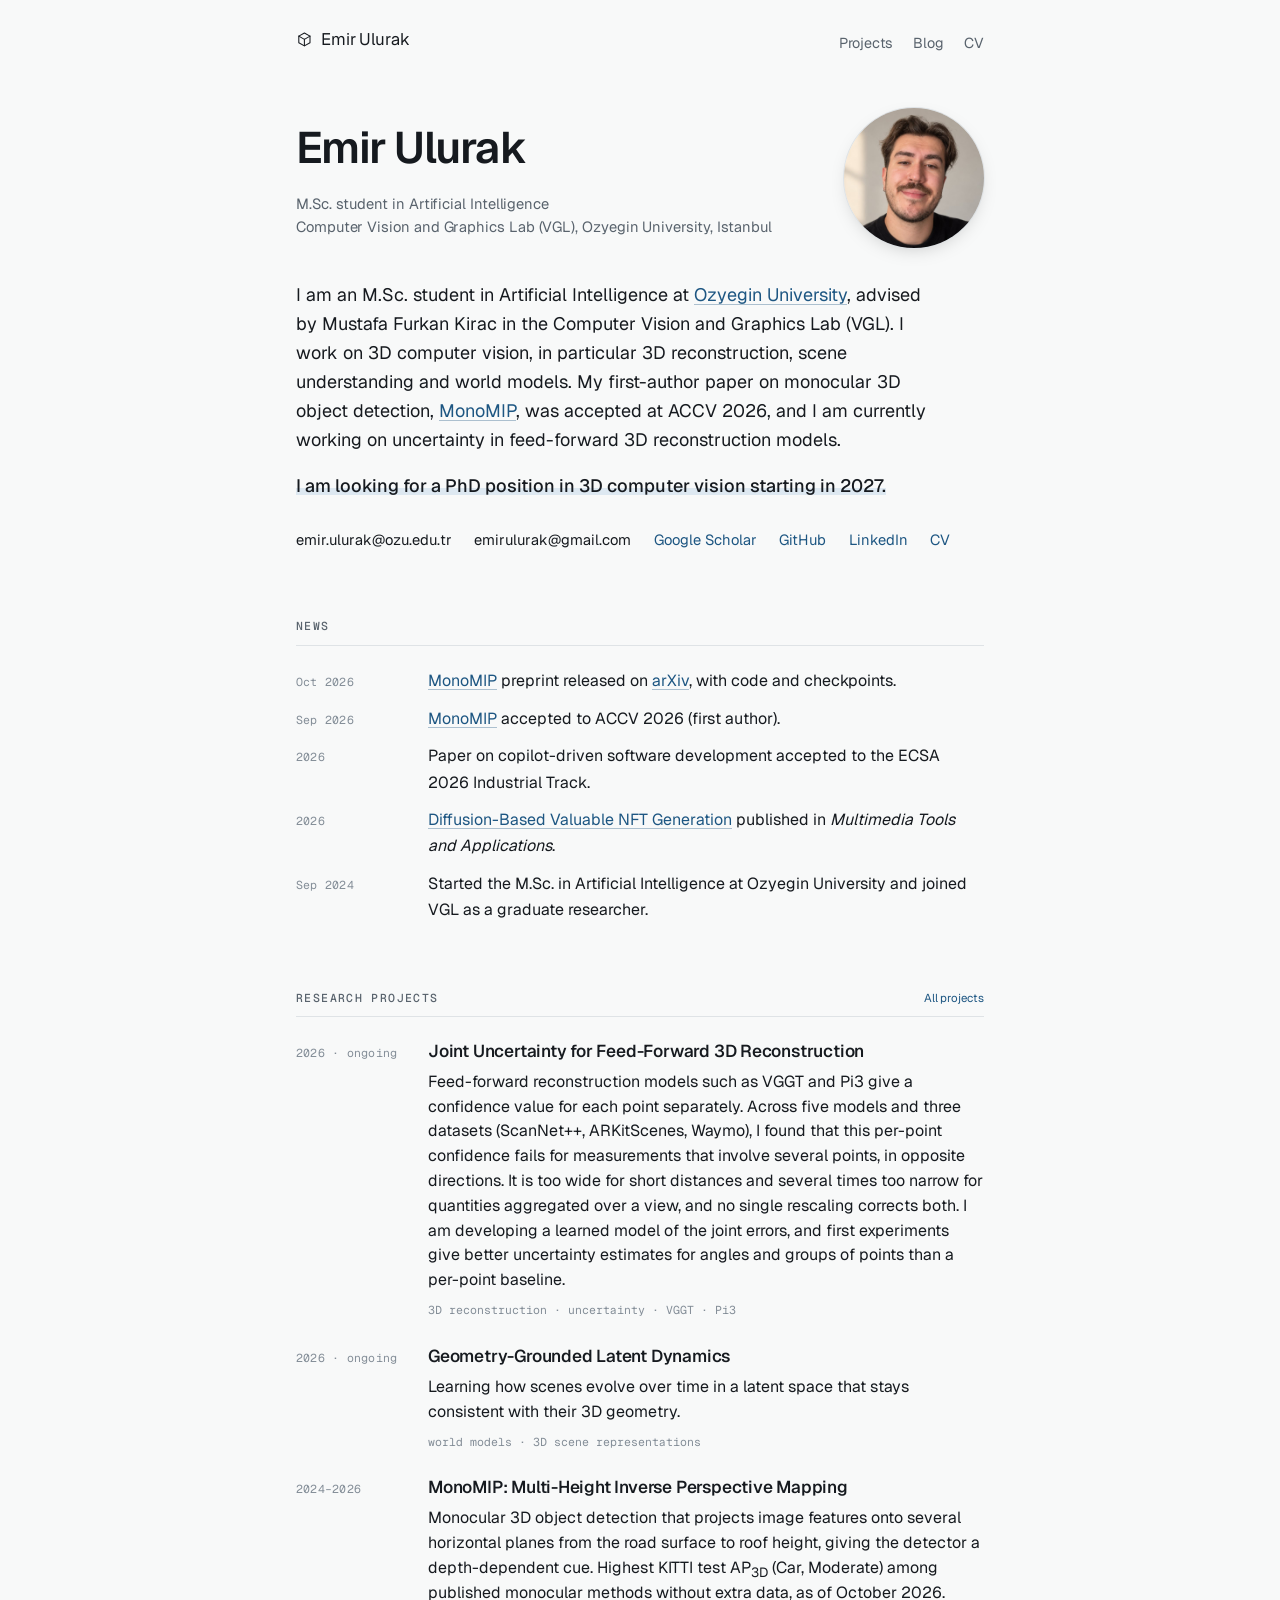
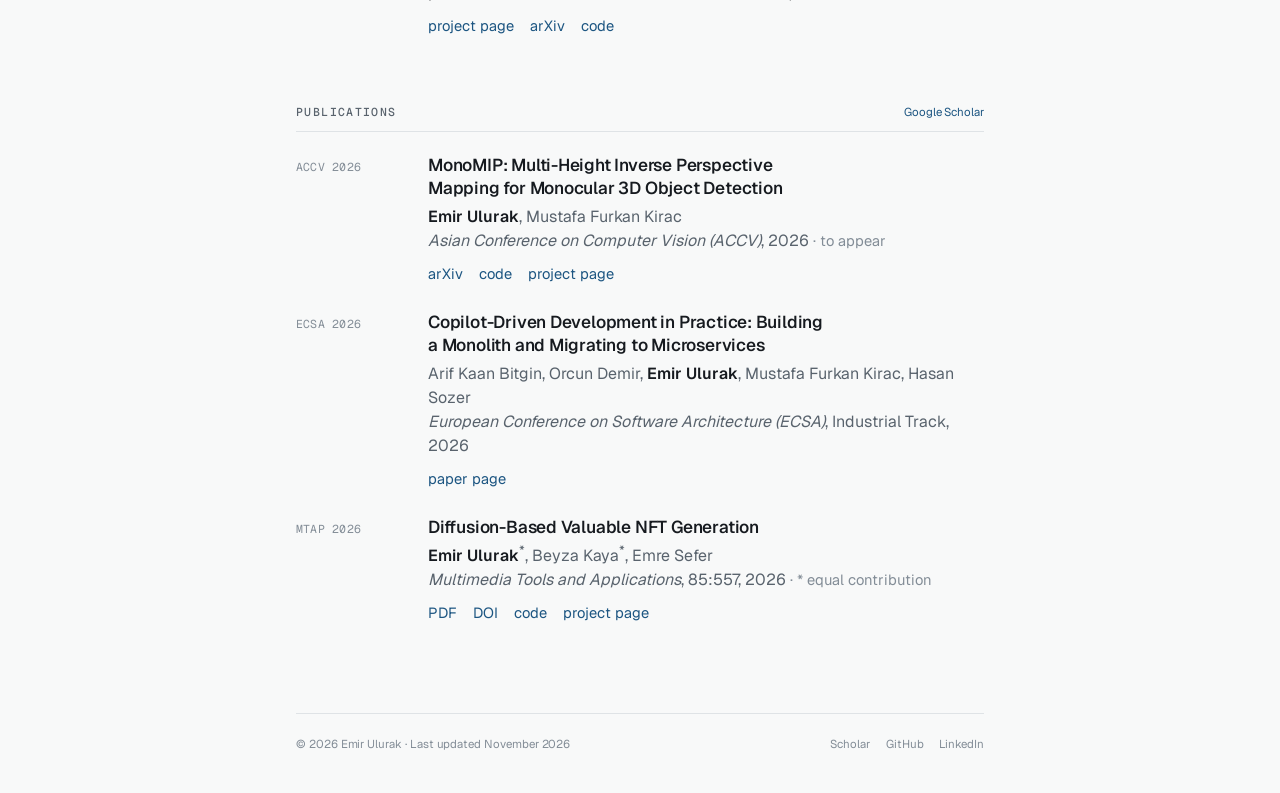
<file: index.html>
<!doctype html>
<html lang="en">
<head>
<meta charset="utf-8">
<title>Emir Ulurak</title>
<meta name="viewport" content="width=device-width, initial-scale=1, viewport-fit=cover">
<meta name="claude:viewport-fit-sides" content="cover">
<meta name="description" content="Emir Ulurak, M.Sc. student in Artificial Intelligence at Ozyegin University, working on 3D computer vision.">
<meta name="author" content="Emir Ulurak">
<meta name="color-scheme" content="light dark">
<link rel="icon" type="image/svg+xml" href="favicon.svg">
<link rel="preconnect" href="https://fonts.googleapis.com">
<link rel="preconnect" href="https://fonts.gstatic.com" crossorigin>
<link rel="stylesheet" href="https://fonts.googleapis.com/css2?family=Geist:wght@300..700&family=Geist+Mono:wght@400;500&display=swap">
<link rel="stylesheet" href="style.css">
<script type="application/ld+json">{"@context":"https://schema.org","@type":"Person","name":"Emir Ulurak","jobTitle":"M.Sc. Student in Artificial Intelligence","affiliation":{"@type":"CollegeOrUniversity","name":"Ozyegin University","url":"https://www.ozyegin.edu.tr"},"sameAs":["https://scholar.google.com/citations?user=AMzj9P8AAAAJ","https://github.com/imemmul","https://www.linkedin.com/in/emir-ulurak-141901272"]}</script>
</head>
<body>
<a class="skip" href="#main">Skip to content</a>
<div class="wrap">
<header class="site-head">
<a class="brand" href="index.html"><svg viewBox="0 0 24 24" aria-hidden="true" fill="none" stroke="currentColor" stroke-width="1.5" stroke-linejoin="round" stroke-linecap="round"><path d="M12 2.8 20 7.3v9.4L12 21.2l-8-4.5V7.3Z"/><path d="M4 7.3 12 12l8-4.7M12 12v9.2"/></svg><span>Emir Ulurak</span></a>
<nav class="site-nav" aria-label="Main"><a href="projects/index.html">Projects</a><a href="blog/index.html">Blog</a><a href="cv/index.html">CV</a></nav>
</header>
<main id="main">


<section class="intro">
<h1 class="name">Emir Ulurak</h1>
<img class="portrait" src="images/profile.jpg" alt="Emir Ulurak" width="320" height="320">
<p class="role">M.Sc. student in Artificial Intelligence<br>Computer Vision and Graphics Lab (VGL), Ozyegin University, Istanbul</p>
</section>

<div class="bio">
<p>I am an M.Sc. student in Artificial Intelligence at <a href="https://www.ozyegin.edu.tr">Ozyegin University</a>, advised by Mustafa Furkan Kirac in the Computer Vision and Graphics Lab (VGL). I work on 3D computer vision, in particular 3D reconstruction, scene understanding and world models. My first-author paper on monocular 3D object detection, <a href="https://arxiv.org/abs/2610.19071">MonoMIP</a>, was accepted at ACCV 2026, and I am currently working on uncertainty in feed-forward 3D reconstruction models.</p>
<p class="seeking"><strong>I am looking for a PhD position in 3D computer vision starting in 2027.</strong></p>
</div>

<ul class="contact" aria-label="Contact and profiles">
<li><a class="email" data-u="emir.ulurak" data-d="ozu.edu.tr" href="#">Email</a></li>
<li><a class="email" data-u="emirulurak" data-d="gmail.com" href="#">Email</a></li>
<li><a href="https://scholar.google.com/citations?user=AMzj9P8AAAAJ" rel="me noopener">Google Scholar</a></li>
<li><a href="https://github.com/imemmul" rel="me noopener">GitHub</a></li>
<li><a href="https://www.linkedin.com/in/emir-ulurak-141901272" rel="me noopener">LinkedIn</a></li>
<li><a href="cv/index.html">CV</a></li>
</ul>

<section class="section" aria-labelledby="news">
<div class="section-head"><h2 class="section-title" id="news">News</h2></div>
<ul class="list tight">
<li class="entry"><time class="label" datetime="2026-10">Oct 2026</time><p><a href="projects/monomip/index.html">MonoMIP</a> preprint released on <a href="https://arxiv.org/abs/2610.19071">arXiv</a>, with code and checkpoints.</p></li>
<li class="entry"><time class="label" datetime="2026-09">Sep 2026</time><p><a href="projects/monomip/index.html">MonoMIP</a> accepted to ACCV 2026 (first author).</p></li>
<li class="entry"><time class="label" datetime="2026">2026</time><p>Paper on copilot-driven software development accepted to the ECSA 2026 Industrial Track.</p></li>
<li class="entry"><time class="label" datetime="2026">2026</time><p><a href="projects/diffusion-nft/index.html">Diffusion-Based Valuable NFT Generation</a> published in <em>Multimedia Tools and Applications</em>.</p></li>
<li class="entry"><time class="label" datetime="2024-09">Sep 2024</time><p>Started the M.Sc. in Artificial Intelligence at Ozyegin University and joined VGL as a graduate researcher.</p></li>
</ul>
</section>

<section class="section" aria-labelledby="research">
<div class="section-head"><h2 class="section-title" id="research">Research projects</h2><a href="projects/index.html">All projects</a></div>
<ul class="list">
<li class="entry">
<span class="label">2026 &middot; ongoing</span>
<div>
<h3 class="pub-title">Joint Uncertainty for Feed-Forward 3D Reconstruction</h3>
<p class="summary">Feed-forward reconstruction models such as VGGT and Pi3 give a confidence value for each point separately. Across five models and three datasets (ScanNet++, ARKitScenes, Waymo), I found that this per-point confidence fails for measurements that involve several points, in opposite directions. It is too wide for short distances and several times too narrow for quantities aggregated over a view, and no single rescaling corrects both. I am developing a learned model of the joint errors, and first experiments give better uncertainty estimates for angles and groups of points than a per-point baseline.</p>
<p class="tags">3D reconstruction &middot; uncertainty &middot; VGGT &middot; Pi3</p>
</div>
</li>
<li class="entry">
<span class="label">2026 &middot; ongoing</span>
<div>
<h3 class="pub-title">Geometry-Grounded Latent Dynamics</h3>
<p class="summary">Learning how scenes evolve over time in a latent space that stays consistent with their 3D geometry.</p>
<p class="tags">world models &middot; 3D scene representations</p>
</div>
</li>
<li class="entry">
<span class="label">2024&ndash;2026</span>
<div>
<h3 class="pub-title"><a href="projects/monomip/index.html">MonoMIP: Multi-Height Inverse Perspective Mapping</a></h3>
<p class="summary">Monocular 3D object detection that projects image features onto several horizontal planes from the road surface to roof height, giving the detector a depth-dependent cue. Highest KITTI test AP<sub>3D</sub> (Car, Moderate) among published monocular methods without extra data, as of October 2026.</p>
<div class="links"><a href="projects/monomip/index.html">project page</a><a href="https://arxiv.org/abs/2610.19071">arXiv</a><a href="https://github.com/imemmul/MonoMIP">code</a></div>
</div>
</li>
</ul>
</section>

<section class="section" aria-labelledby="publications">
<div class="section-head"><h2 class="section-title" id="publications">Publications</h2><a href="https://scholar.google.com/citations?user=AMzj9P8AAAAJ">Google Scholar</a></div>
<ul class="list">
<li class="entry">
<span class="label">ACCV 2026</span>
<div>
<h3 class="pub-title"><a href="https://arxiv.org/abs/2610.19071">MonoMIP: Multi-Height Inverse Perspective Mapping for Monocular 3D Object Detection</a></h3>
<p class="authors"><span class="me">Emir Ulurak</span>, Mustafa Furkan Kirac</p>
<p class="venue"><em>Asian Conference on Computer Vision (ACCV)</em>, 2026 <span class="note">&middot; to appear</span></p>
<div class="links"><a href="https://arxiv.org/abs/2610.19071">arXiv</a><a href="https://github.com/imemmul/MonoMIP">code</a><a href="projects/monomip/index.html">project page</a></div>
</div>
</li>
<li class="entry">
<span class="label">ECSA 2026</span>
<div>
<h3 class="pub-title"><a href="https://conf.researchr.org/details/ecsa-2026/ecsa-2026-industrial-track/31/Copilot-Driven-Development-in-Practice-Building-a-Monolith-and-Migrating-to-Microser">Copilot-Driven Development in Practice: Building a Monolith and Migrating to Microservices</a></h3>
<p class="authors">Arif Kaan Bitgin, Orcun Demir, <span class="me">Emir Ulurak</span>, Mustafa Furkan Kirac, Hasan Sozer</p>
<p class="venue"><em>European Conference on Software Architecture (ECSA)</em>, Industrial Track, 2026</p>
<div class="links"><a href="https://conf.researchr.org/details/ecsa-2026/ecsa-2026-industrial-track/31/Copilot-Driven-Development-in-Practice-Building-a-Monolith-and-Migrating-to-Microser">paper page</a></div>
</div>
</li>
<li class="entry">
<span class="label">MTAP 2026</span>
<div>
<h3 class="pub-title"><a href="https://link.springer.com/content/pdf/10.1007/s11042-026-21724-6.pdf">Diffusion-Based Valuable NFT Generation</a></h3>
<p class="authors"><span class="me">Emir Ulurak</span><sup>*</sup>, Beyza Kaya<sup>*</sup>, Emre Sefer</p>
<p class="venue"><em>Multimedia Tools and Applications</em>, 85:557, 2026 <span class="note">&middot; * equal contribution</span></p>
<div class="links"><a href="https://link.springer.com/content/pdf/10.1007/s11042-026-21724-6.pdf">PDF</a><a href="https://doi.org/10.1007/s11042-026-21724-6">DOI</a><a href="https://github.com/seferlab/diffnftgen">code</a><a href="projects/diffusion-nft/index.html">project page</a></div>
</div>
</li>
</ul>
</section>
</main>
<footer class="site-foot">
<span>&copy; 2026 Emir Ulurak &middot; Last updated November 2026</span>
<nav aria-label="Elsewhere"><a href="https://scholar.google.com/citations?user=AMzj9P8AAAAJ" rel="me noopener">Scholar</a><a href="https://github.com/imemmul" rel="me noopener">GitHub</a><a href="https://www.linkedin.com/in/emir-ulurak-141901272" rel="me noopener">LinkedIn</a></nav>
</footer>
</div>
<script>
for (const a of document.querySelectorAll('a.email')) {
  const t = a.dataset.u + '@' + a.dataset.d;
  a.href = 'mailto:' + t; a.textContent = t;
}
</script>
</body>
</html>
</file>
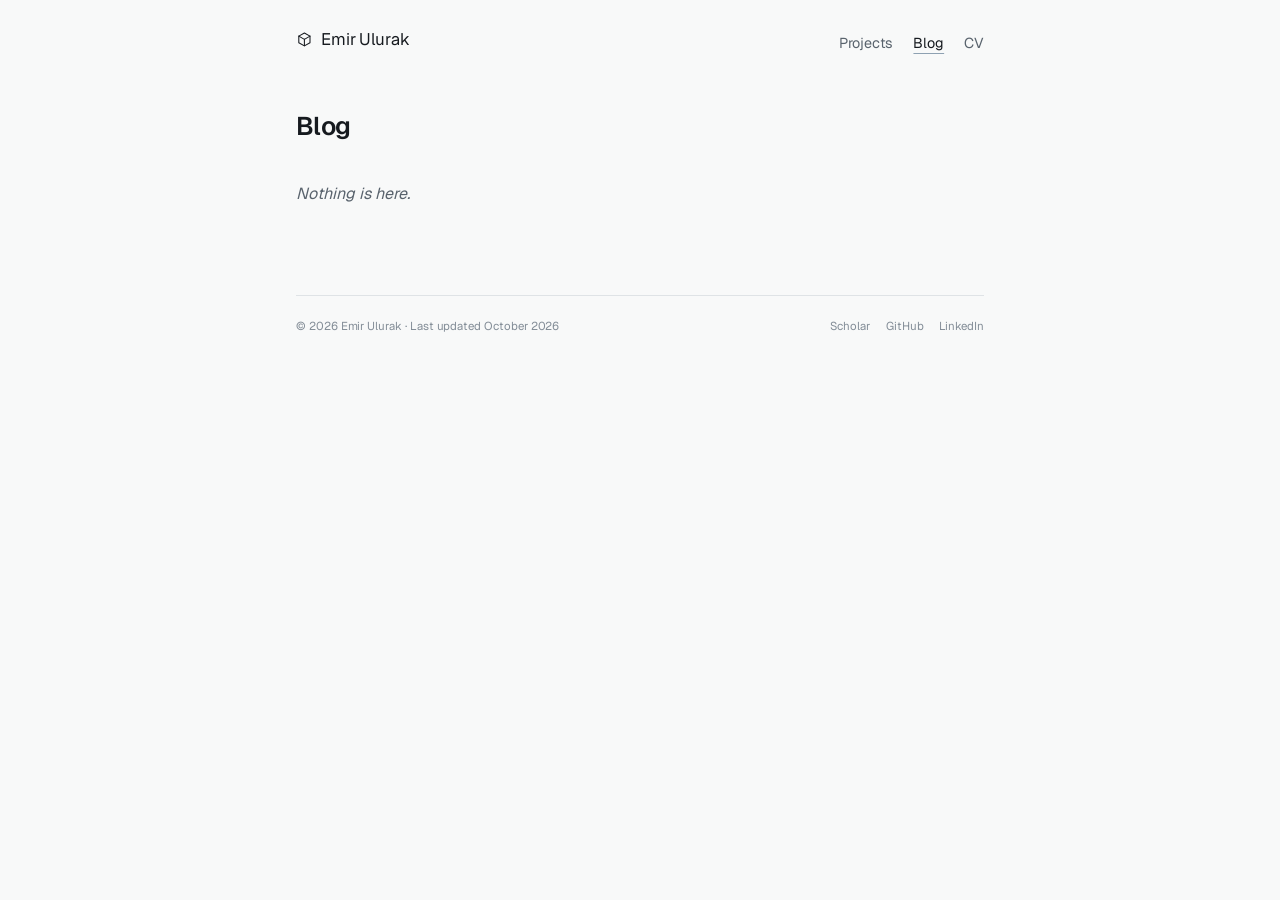
<file: blog/index.html>
<!doctype html>
<html lang="en">
<head>
<meta charset="utf-8">
<title>Blog · Emir Ulurak</title>
<meta name="viewport" content="width=device-width, initial-scale=1, viewport-fit=cover">
<meta name="claude:viewport-fit-sides" content="cover">
<meta name="description" content="Notes on 3D vision and research by Emir Ulurak.">
<meta name="author" content="Emir Ulurak">
<meta name="color-scheme" content="light dark">
<link rel="icon" type="image/svg+xml" href="../favicon.svg">
<link rel="preconnect" href="https://fonts.googleapis.com">
<link rel="preconnect" href="https://fonts.gstatic.com" crossorigin>
<link rel="stylesheet" href="https://fonts.googleapis.com/css2?family=Geist:wght@300..700&family=Geist+Mono:wght@400;500&display=swap">
<link rel="stylesheet" href="../style.css">
</head>
<body>
<a class="skip" href="#main">Skip to content</a>
<div class="wrap">
<header class="site-head">
<a class="brand" href="../index.html"><svg viewBox="0 0 24 24" aria-hidden="true" fill="none" stroke="currentColor" stroke-width="1.5" stroke-linejoin="round" stroke-linecap="round"><path d="M12 2.8 20 7.3v9.4L12 21.2l-8-4.5V7.3Z"/><path d="M4 7.3 12 12l8-4.7M12 12v9.2"/></svg><span>Emir Ulurak</span></a>
<nav class="site-nav" aria-label="Main"><a href="../projects/index.html">Projects</a><a href="../blog/index.html" aria-current="page">Blog</a><a href="../cv/index.html">CV</a></nav>
</header>
<main id="main">

<div class="blog">
<header class="page-head">
<h1 class="page-title">Blog</h1>
</header>
<p class="empty">Nothing is here.</p>
<ul class="list tight posts">
<!-- Add one entry per post, newest first. See blog/README.txt.
<li class="entry"><time class="label" datetime="2026-11-15">15 Nov 2026</time><p><a href="my-post.html">Post title</a></p></li>
-->
</ul>
</div>
</main>
<footer class="site-foot">
<span>&copy; 2026 Emir Ulurak &middot; Last updated October 2026</span>
<nav aria-label="Elsewhere"><a href="https://scholar.google.com/citations?user=AMzj9P8AAAAJ" rel="me noopener">Scholar</a><a href="https://github.com/imemmul" rel="me noopener">GitHub</a><a href="https://www.linkedin.com/in/emir-ulurak-141901272" rel="me noopener">LinkedIn</a></nav>
</footer>
</div>
</body>
</html>
</file>
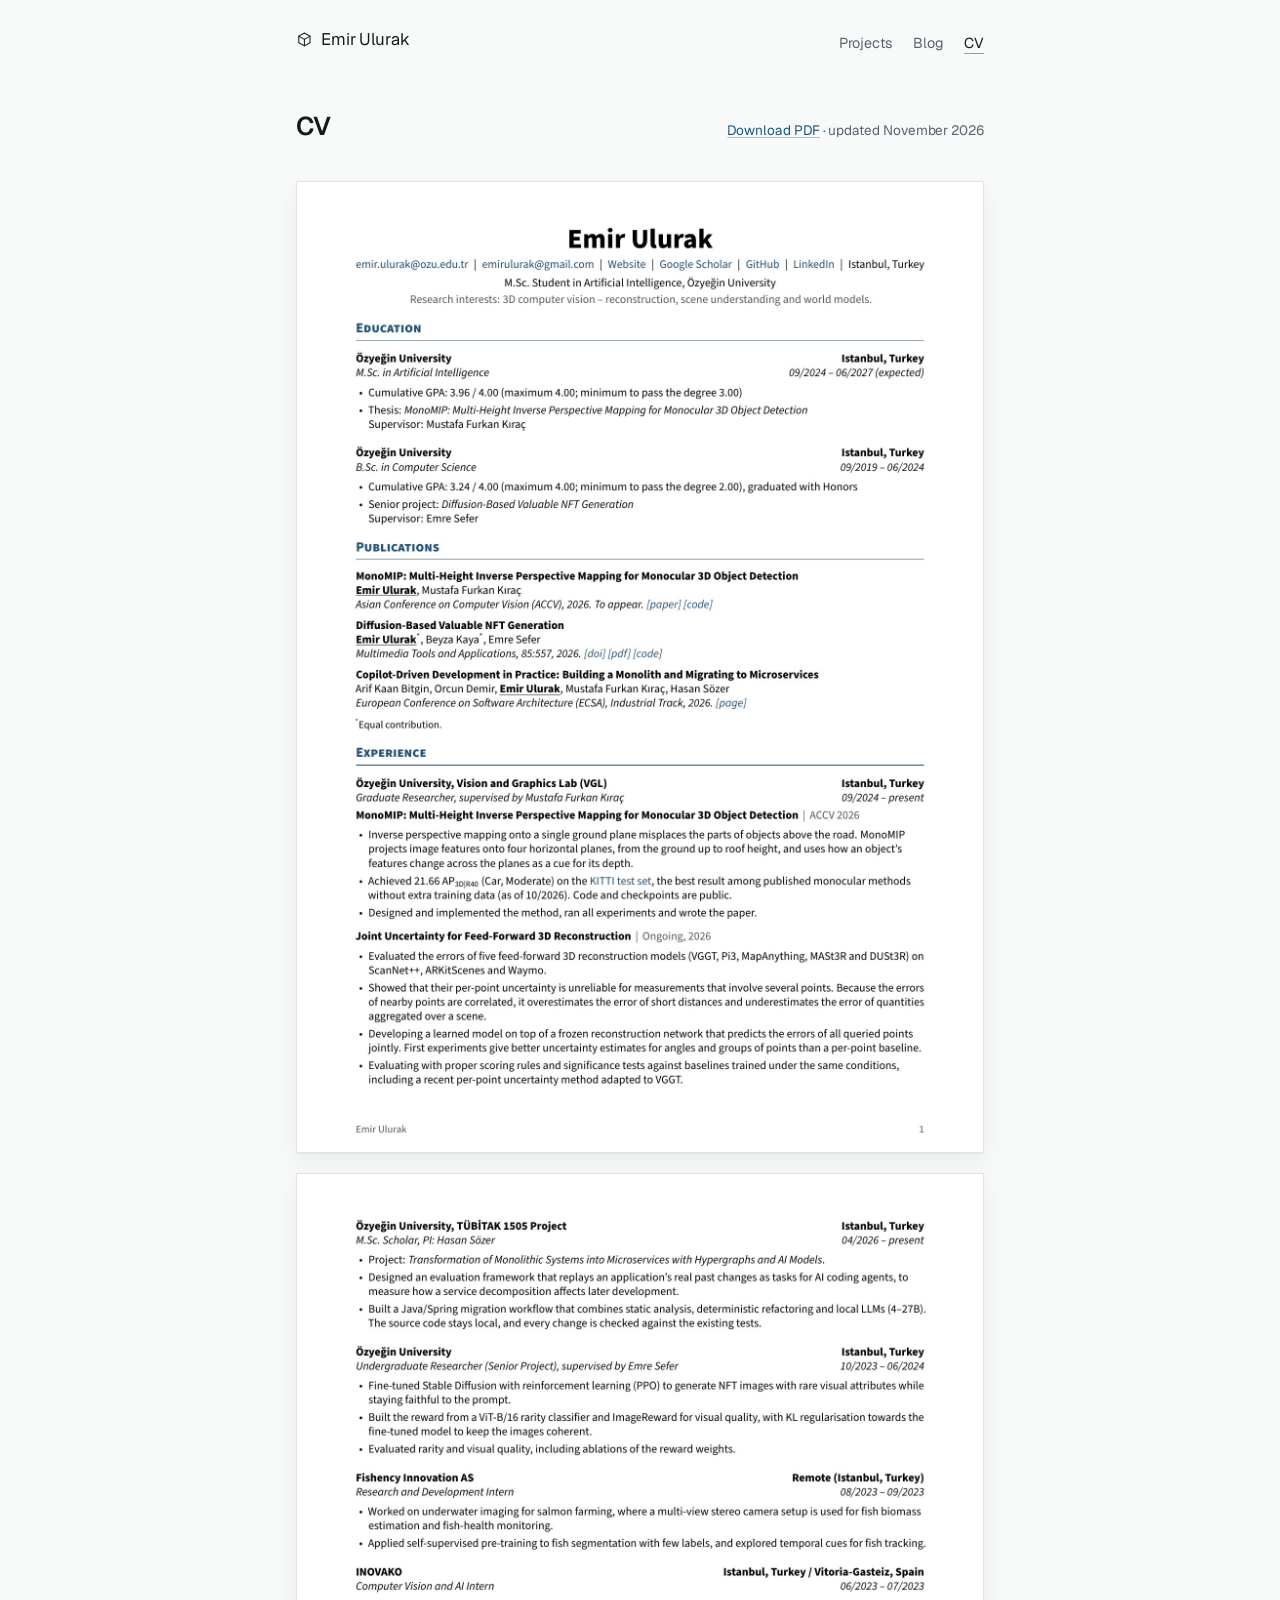
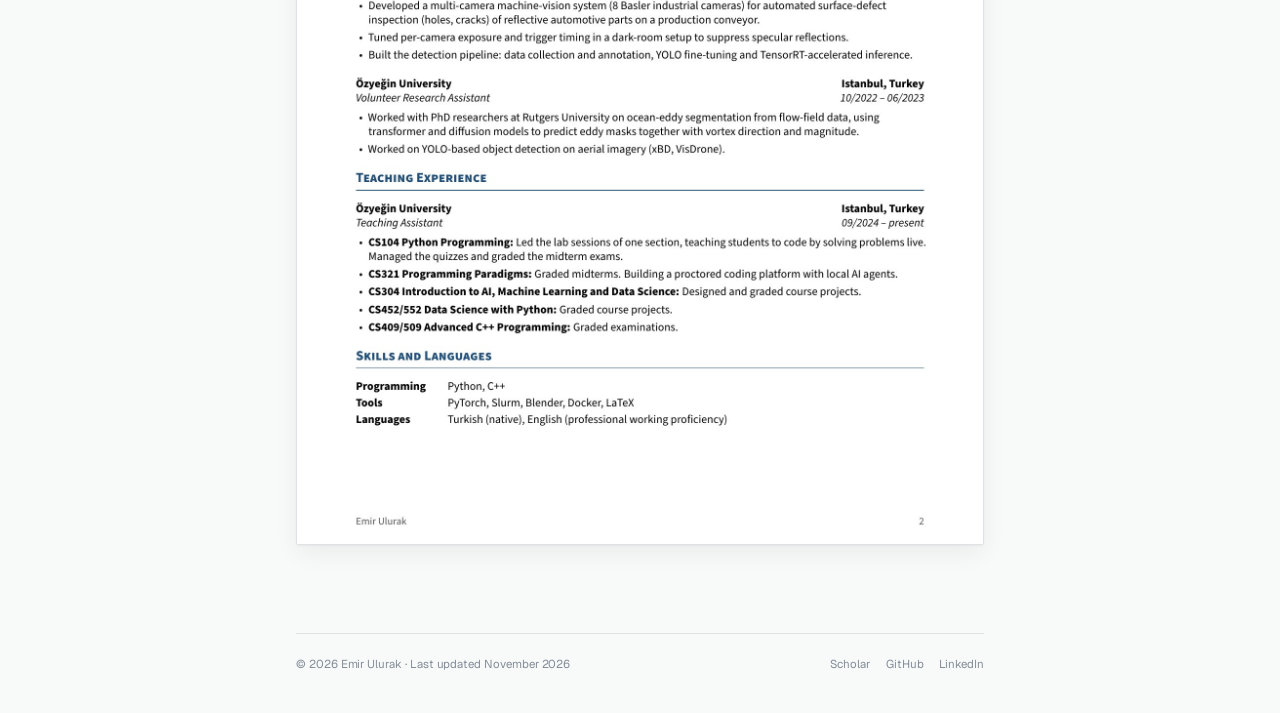
<file: cv/index.html>
<!doctype html>
<html lang="en">
<head>
<meta charset="utf-8">
<title>CV · Emir Ulurak</title>
<meta name="viewport" content="width=device-width, initial-scale=1, viewport-fit=cover">
<meta name="claude:viewport-fit-sides" content="cover">
<meta name="description" content="Curriculum vitae of Emir Ulurak.">
<meta name="author" content="Emir Ulurak">
<meta name="color-scheme" content="light dark">
<link rel="icon" type="image/svg+xml" href="../favicon.svg">
<link rel="preconnect" href="https://fonts.googleapis.com">
<link rel="preconnect" href="https://fonts.gstatic.com" crossorigin>
<link rel="stylesheet" href="https://fonts.googleapis.com/css2?family=Geist:wght@300..700&family=Geist+Mono:wght@400;500&display=swap">
<link rel="stylesheet" href="../style.css">
</head>
<body>
<a class="skip" href="#main">Skip to content</a>
<div class="wrap">
<header class="site-head">
<a class="brand" href="../index.html"><svg viewBox="0 0 24 24" aria-hidden="true" fill="none" stroke="currentColor" stroke-width="1.5" stroke-linejoin="round" stroke-linecap="round"><path d="M12 2.8 20 7.3v9.4L12 21.2l-8-4.5V7.3Z"/><path d="M4 7.3 12 12l8-4.7M12 12v9.2"/></svg><span>Emir Ulurak</span></a>
<nav class="site-nav" aria-label="Main"><a href="../projects/index.html">Projects</a><a href="../blog/index.html">Blog</a><a href="../cv/index.html" aria-current="page">CV</a></nav>
</header>
<main id="main">

<div class="cv">
<header class="page-head cv-head">
<h1 class="page-title">CV</h1>
<p class="cv-dl"><a href="Emir_Ulurak_CV.pdf?v=20261123" download="Emir_Ulurak_CV.pdf">Download PDF</a> <span>&middot; updated November 2026</span></p>
</header>
<figure class="cv-pages">
<img src="cv-page-1.jpg?v=20261123" alt="Emir Ulurak CV, page 1 of 2" width="1406" height="1988" loading="eager">
<img src="cv-page-2.jpg?v=20261123" alt="Emir Ulurak CV, page 2 of 2" width="1406" height="1988" loading="lazy">
</figure>
</div>
</main>
<footer class="site-foot">
<span>&copy; 2026 Emir Ulurak &middot; Last updated November 2026</span>
<nav aria-label="Elsewhere"><a href="https://scholar.google.com/citations?user=AMzj9P8AAAAJ" rel="me noopener">Scholar</a><a href="https://github.com/imemmul" rel="me noopener">GitHub</a><a href="https://www.linkedin.com/in/emir-ulurak-141901272" rel="me noopener">LinkedIn</a></nav>
</footer>
</div>
</body>
</html>
</file>
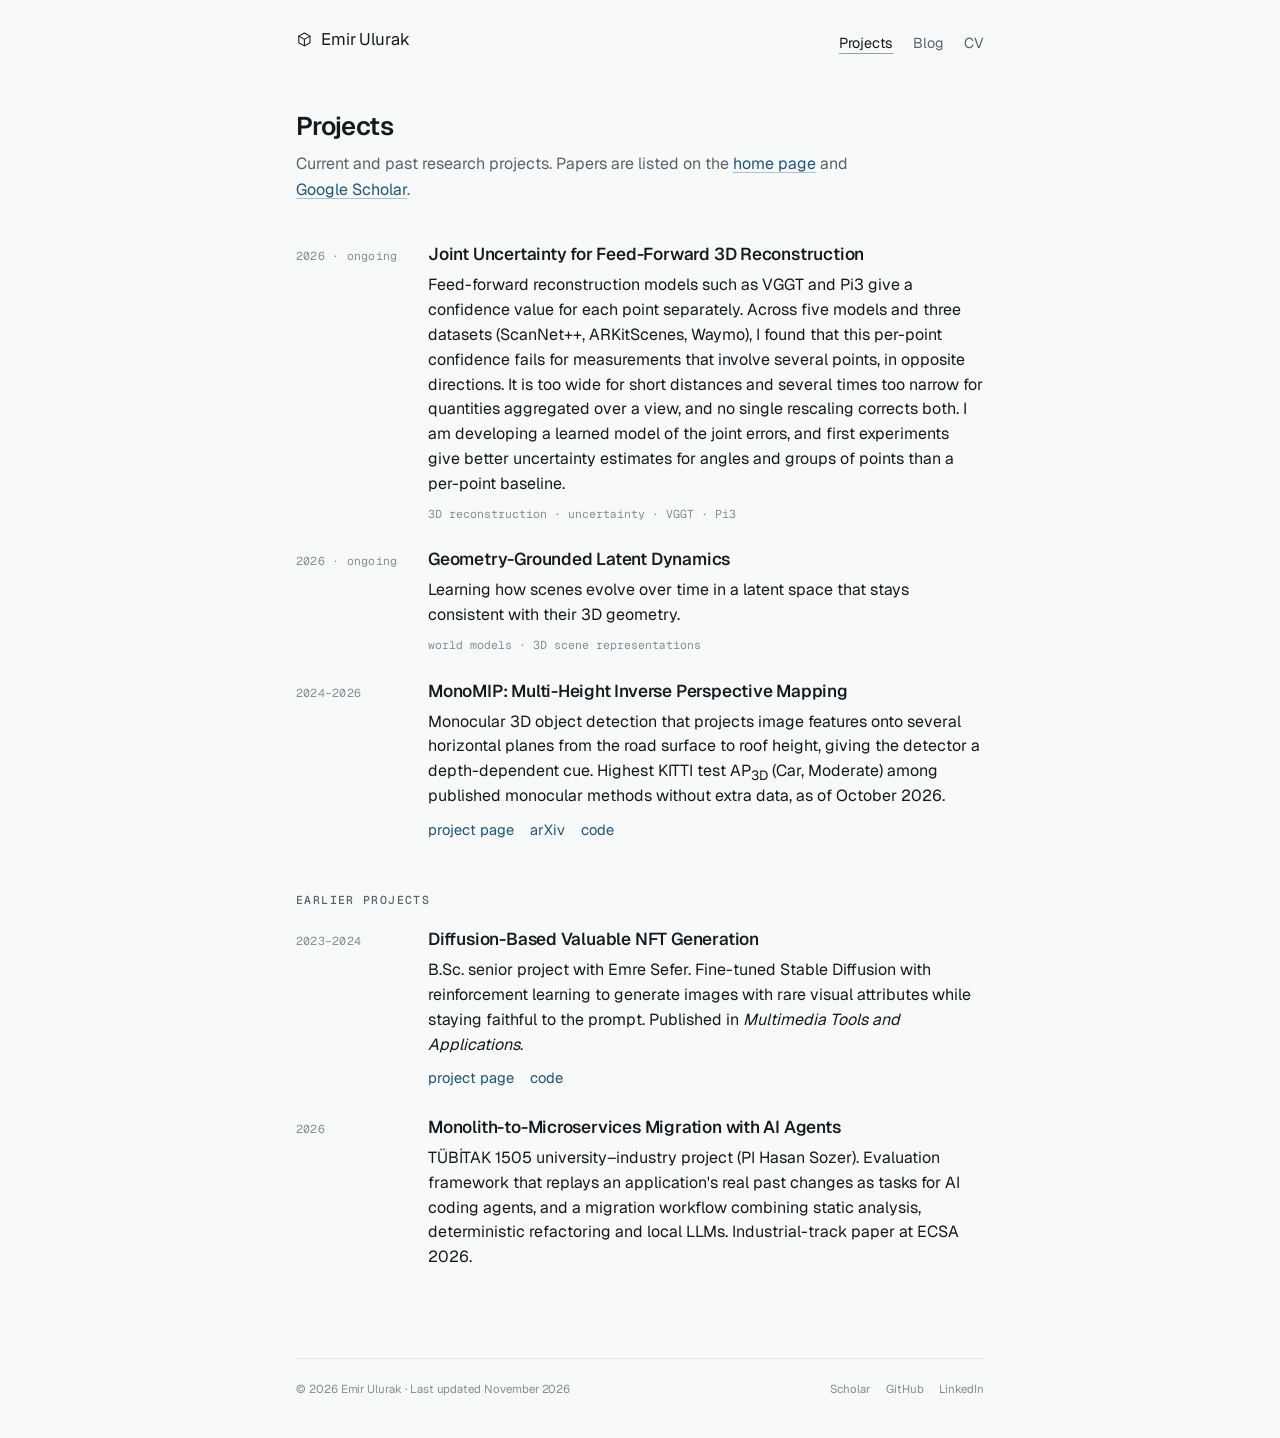
<file: projects/index.html>
<!doctype html>
<html lang="en">
<head>
<meta charset="utf-8">
<title>Projects · Emir Ulurak</title>
<meta name="viewport" content="width=device-width, initial-scale=1, viewport-fit=cover">
<meta name="claude:viewport-fit-sides" content="cover">
<meta name="description" content="Research projects by Emir Ulurak in 3D computer vision.">
<meta name="author" content="Emir Ulurak">
<meta name="color-scheme" content="light dark">
<link rel="icon" type="image/svg+xml" href="../favicon.svg">
<link rel="preconnect" href="https://fonts.googleapis.com">
<link rel="preconnect" href="https://fonts.gstatic.com" crossorigin>
<link rel="stylesheet" href="https://fonts.googleapis.com/css2?family=Geist:wght@300..700&family=Geist+Mono:wght@400;500&display=swap">
<link rel="stylesheet" href="../style.css">
</head>
<body>
<a class="skip" href="#main">Skip to content</a>
<div class="wrap">
<header class="site-head">
<a class="brand" href="../index.html"><svg viewBox="0 0 24 24" aria-hidden="true" fill="none" stroke="currentColor" stroke-width="1.5" stroke-linejoin="round" stroke-linecap="round"><path d="M12 2.8 20 7.3v9.4L12 21.2l-8-4.5V7.3Z"/><path d="M4 7.3 12 12l8-4.7M12 12v9.2"/></svg><span>Emir Ulurak</span></a>
<nav class="site-nav" aria-label="Main"><a href="../projects/index.html" aria-current="page">Projects</a><a href="../blog/index.html">Blog</a><a href="../cv/index.html">CV</a></nav>
</header>
<main id="main">

<header class="page-head">
<h1 class="page-title">Projects</h1>
<p class="page-sub">Current and past research projects. Papers are listed on the <a href="../index.html#publications">home page</a> and <a href="https://scholar.google.com/citations?user=AMzj9P8AAAAJ">Google Scholar</a>.</p>
</header>
<ul class="list">
<li class="entry">
<span class="label">2026 &middot; ongoing</span>
<div>
<h3 class="pub-title">Joint Uncertainty for Feed-Forward 3D Reconstruction</h3>
<p class="summary">Feed-forward reconstruction models such as VGGT and Pi3 give a confidence value for each point separately. Across five models and three datasets (ScanNet++, ARKitScenes, Waymo), I found that this per-point confidence fails for measurements that involve several points, in opposite directions. It is too wide for short distances and several times too narrow for quantities aggregated over a view, and no single rescaling corrects both. I am developing a learned model of the joint errors, and first experiments give better uncertainty estimates for angles and groups of points than a per-point baseline.</p>
<p class="tags">3D reconstruction &middot; uncertainty &middot; VGGT &middot; Pi3</p>
</div>
</li>
<li class="entry">
<span class="label">2026 &middot; ongoing</span>
<div>
<h3 class="pub-title">Geometry-Grounded Latent Dynamics</h3>
<p class="summary">Learning how scenes evolve over time in a latent space that stays consistent with their 3D geometry.</p>
<p class="tags">world models &middot; 3D scene representations</p>
</div>
</li>
<li class="entry">
<span class="label">2024&ndash;2026</span>
<div>
<h3 class="pub-title"><a href="monomip/index.html">MonoMIP: Multi-Height Inverse Perspective Mapping</a></h3>
<p class="summary">Monocular 3D object detection that projects image features onto several horizontal planes from the road surface to roof height, giving the detector a depth-dependent cue. Highest KITTI test AP<sub>3D</sub> (Car, Moderate) among published monocular methods without extra data, as of October 2026.</p>
<div class="links"><a href="monomip/index.html">project page</a><a href="https://arxiv.org/abs/2610.19071">arXiv</a><a href="https://github.com/imemmul/MonoMIP">code</a></div>
</div>
</li>
</ul>
<h2 class="section-title" style="margin-top:3rem;margin-bottom:1.2rem">Earlier projects</h2>
<ul class="list">
<li class="entry">
<span class="label">2023&ndash;2024</span>
<div>
<h3 class="pub-title"><a href="diffusion-nft/index.html">Diffusion-Based Valuable NFT Generation</a></h3>
<p class="summary">B.Sc. senior project with Emre Sefer. Fine-tuned Stable Diffusion with reinforcement learning to generate images with rare visual attributes while staying faithful to the prompt. Published in <em>Multimedia Tools and Applications</em>.</p>
<div class="links"><a href="diffusion-nft/index.html">project page</a><a href="https://github.com/seferlab/diffnftgen">code</a></div>
</div>
</li>
<li class="entry">
<span class="label">2026</span>
<div>
<h3 class="pub-title">Monolith-to-Microservices Migration with AI Agents</h3>
<p class="summary">TÜBİTAK 1505 university&ndash;industry project (PI Hasan Sozer). Evaluation framework that replays an application's real past changes as tasks for AI coding agents, and a migration workflow combining static analysis, deterministic refactoring and local LLMs. Industrial-track paper at ECSA 2026.</p>
</div>
</li>
</ul>
</main>
<footer class="site-foot">
<span>&copy; 2026 Emir Ulurak &middot; Last updated November 2026</span>
<nav aria-label="Elsewhere"><a href="https://scholar.google.com/citations?user=AMzj9P8AAAAJ" rel="me noopener">Scholar</a><a href="https://github.com/imemmul" rel="me noopener">GitHub</a><a href="https://www.linkedin.com/in/emir-ulurak-141901272" rel="me noopener">LinkedIn</a></nav>
</footer>
</div>
<script>
for (const b of document.querySelectorAll('button[data-copy]')) {
  b.addEventListener('click', async () => {
    const code = b.parentElement.querySelector('code');
    const t = code ? code.textContent : '';
    try { await navigator.clipboard.writeText(t); b.textContent = 'Copied'; }
    catch (e) {
      const sel = window.getSelection(), rg = document.createRange();
      rg.selectNodeContents(code); sel.removeAllRanges(); sel.addRange(rg);
      b.textContent = 'Selected';
    }
    setTimeout(() => { b.textContent = 'Copy'; }, 1600);
  });
}
</script>
</body>
</html>
</file>
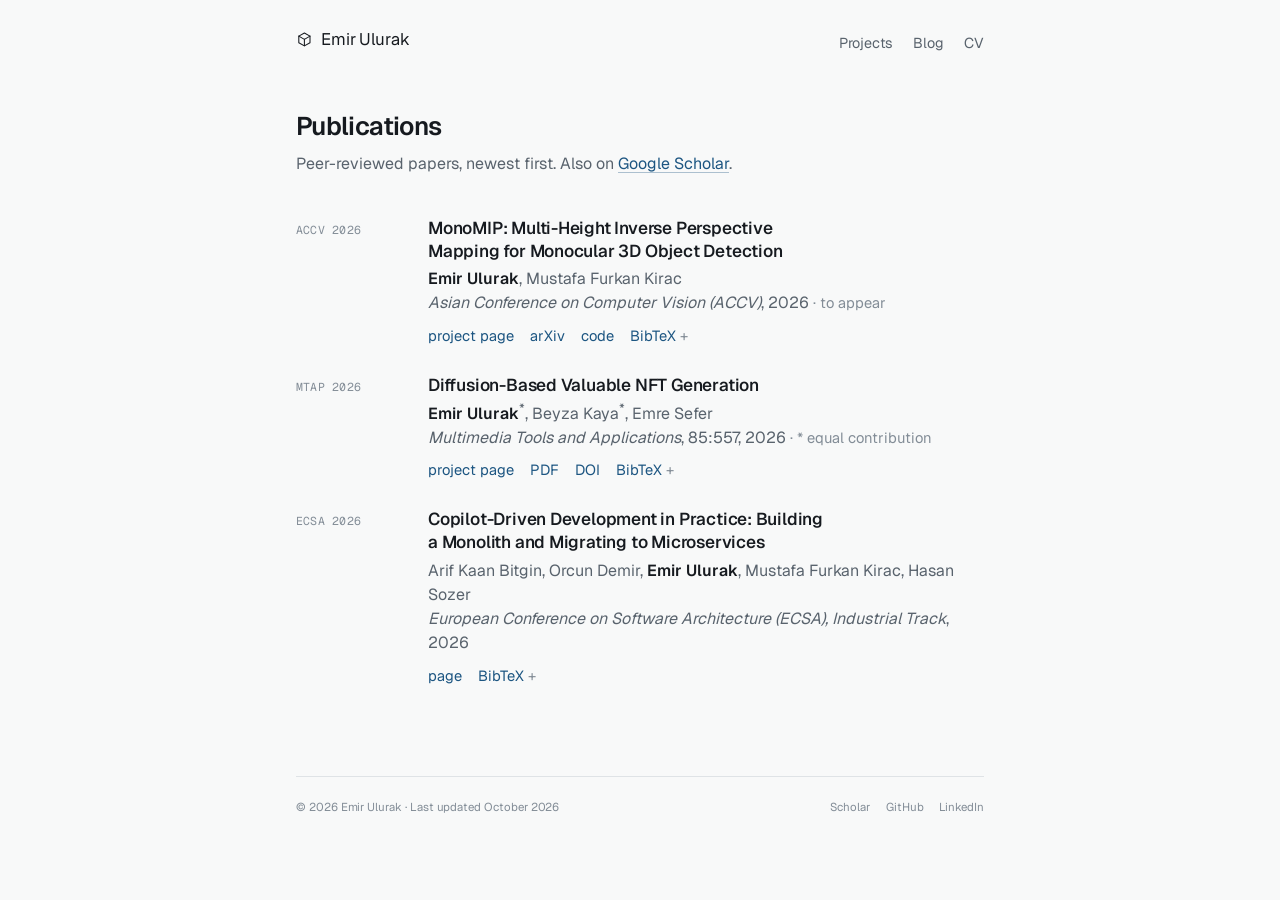
<file: publications/index.html>
<!doctype html>
<html lang="en">
<head>
<meta charset="utf-8">
<title>Publications · Emir Ulurak</title>
<meta name="viewport" content="width=device-width, initial-scale=1, viewport-fit=cover">
<meta name="claude:viewport-fit-sides" content="cover">
<meta name="description" content="Peer-reviewed publications by Emir Ulurak.">
<meta name="author" content="Emir Ulurak">
<meta name="color-scheme" content="light dark">
<link rel="icon" type="image/svg+xml" href="../favicon.svg">
<link rel="preconnect" href="https://fonts.googleapis.com">
<link rel="preconnect" href="https://fonts.gstatic.com" crossorigin>
<link rel="stylesheet" href="https://fonts.googleapis.com/css2?family=Geist:wght@300..700&family=Geist+Mono:wght@400;500&display=swap">
<link rel="stylesheet" href="../style.css">
</head>
<body>
<a class="skip" href="#main">Skip to content</a>
<div class="wrap">
<header class="site-head">
<a class="brand" href="../index.html"><svg viewBox="0 0 24 24" aria-hidden="true" fill="none" stroke="currentColor" stroke-width="1.5" stroke-linejoin="round" stroke-linecap="round"><path d="M12 2.8 20 7.3v9.4L12 21.2l-8-4.5V7.3Z"/><path d="M4 7.3 12 12l8-4.7M12 12v9.2"/></svg><span>Emir Ulurak</span></a>
<nav class="site-nav" aria-label="Main"><a href="../projects/index.html">Projects</a><a href="../blog/index.html">Blog</a><a href="../cv/index.html">CV</a></nav>
</header>
<main id="main">

<header class="page-head">
<h1 class="page-title">Publications</h1>
<p class="page-sub">Peer-reviewed papers, newest first. Also on <a href="https://scholar.google.com/citations?user=AMzj9P8AAAAJ">Google Scholar</a>.</p>
</header>
<ul class="list">
<li class="entry">
<span class="label">ACCV 2026</span>
<div>
<h3 class="pub-title"><a href="../projects/monomip/index.html">MonoMIP: Multi-Height Inverse Perspective Mapping for Monocular 3D Object Detection</a></h3>
<p class="authors"><span class="me">Emir Ulurak</span>, Mustafa Furkan Kirac</p>
<p class="venue"><em>Asian Conference on Computer Vision (ACCV)</em>, 2026 <span class="note">&middot; to appear</span></p>
<div class="links"><a href="../projects/monomip/index.html">project page</a><a href="https://arxiv.org/abs/2610.19071">arXiv</a><a href="https://github.com/imemmul/MonoMIP">code</a><details class="bib"><summary>BibTeX</summary><div class="bibbox"><button type="button" class="copy" data-copy>Copy</button><pre><code>@inproceedings{ulurak2026monomip,
  title = {{MonoMIP}: Multi-Height Inverse Perspective Mapping for Monocular {3D} Object Detection},
  author = {Ulurak, Emir and Kirac, Mustafa Furkan},
  booktitle = {Asian Conference on Computer Vision (ACCV)},
  year = {2026},
  eprint = {2610.19071},
  archiveprefix = {arXiv},
  note = {To appear}
}</code></pre></div></details></div>
</div>
</li>
<li class="entry">
<span class="label">MTAP 2026</span>
<div>
<h3 class="pub-title"><a href="../projects/diffusion-nft/index.html">Diffusion-Based Valuable NFT Generation</a></h3>
<p class="authors"><span class="me">Emir Ulurak</span><sup>*</sup>, Beyza Kaya<sup>*</sup>, Emre Sefer</p>
<p class="venue"><em>Multimedia Tools and Applications</em>, 85:557, 2026 <span class="note">&middot; * equal contribution</span></p>
<div class="links"><a href="../projects/diffusion-nft/index.html">project page</a><a href="https://link.springer.com/content/pdf/10.1007/s11042-026-21724-6.pdf">PDF</a><a href="https://doi.org/10.1007/s11042-026-21724-6">DOI</a><details class="bib"><summary>BibTeX</summary><div class="bibbox"><button type="button" class="copy" data-copy>Copy</button><pre><code>@article{ulurak2026diffusion,
  title = {Diffusion-Based Valuable {NFT} Generation},
  author = {Ulurak, Emir and Kaya, Beyza and Sefer, Emre},
  journal = {Multimedia Tools and Applications},
  year = {2026},
  volume = {85},
  pages = {557},
  doi = {10.1007/s11042-026-21724-6}
}</code></pre></div></details></div>
</div>
</li>
<li class="entry">
<span class="label">ECSA 2026</span>
<div>
<h3 class="pub-title"><a href="https://conf.researchr.org/details/ecsa-2026/ecsa-2026-industrial-track/31/Copilot-Driven-Development-in-Practice-Building-a-Monolith-and-Migrating-to-Microser">Copilot-Driven Development in Practice: Building a Monolith and Migrating to Microservices</a></h3>
<p class="authors">Arif Kaan Bitgin, Orcun Demir, <span class="me">Emir Ulurak</span>, Mustafa Furkan Kirac, Hasan Sozer</p>
<p class="venue"><em>European Conference on Software Architecture (ECSA), Industrial Track</em>, 2026</p>
<div class="links"><a href="https://conf.researchr.org/details/ecsa-2026/ecsa-2026-industrial-track/31/Copilot-Driven-Development-in-Practice-Building-a-Monolith-and-Migrating-to-Microser">page</a><details class="bib"><summary>BibTeX</summary><div class="bibbox"><button type="button" class="copy" data-copy>Copy</button><pre><code>@inproceedings{bitgin2026copilot,
  title = {Copilot-Driven Development in Practice: Building a Monolith and Migrating to Microservices},
  author = {Bitgin, Arif Kaan and Demir, Orcun and Ulurak, Emir and Kirac, Mustafa Furkan and Sozer, Hasan},
  booktitle = {European Conference on Software Architecture (ECSA), Industrial Track},
  year = {2026}
}</code></pre></div></details></div>
</div>
</li>
</ul>
</main>
<footer class="site-foot">
<span>&copy; 2026 Emir Ulurak &middot; Last updated October 2026</span>
<nav aria-label="Elsewhere"><a href="https://scholar.google.com/citations?user=AMzj9P8AAAAJ" rel="me noopener">Scholar</a><a href="https://github.com/imemmul" rel="me noopener">GitHub</a><a href="https://www.linkedin.com/in/emir-ulurak-141901272" rel="me noopener">LinkedIn</a></nav>
</footer>
</div>
<script>
for (const b of document.querySelectorAll('button[data-copy]')) {
  b.addEventListener('click', async () => {
    const code = b.parentElement.querySelector('code');
    const t = code ? code.textContent : '';
    try { await navigator.clipboard.writeText(t); b.textContent = 'Copied'; }
    catch (e) {
      const sel = window.getSelection(), rg = document.createRange();
      rg.selectNodeContents(code); sel.removeAllRanges(); sel.addRange(rg);
      b.textContent = 'Selected';
    }
    setTimeout(() => { b.textContent = 'Copy'; }, 1600);
  });
}
</script>
</body>
</html>
</file>
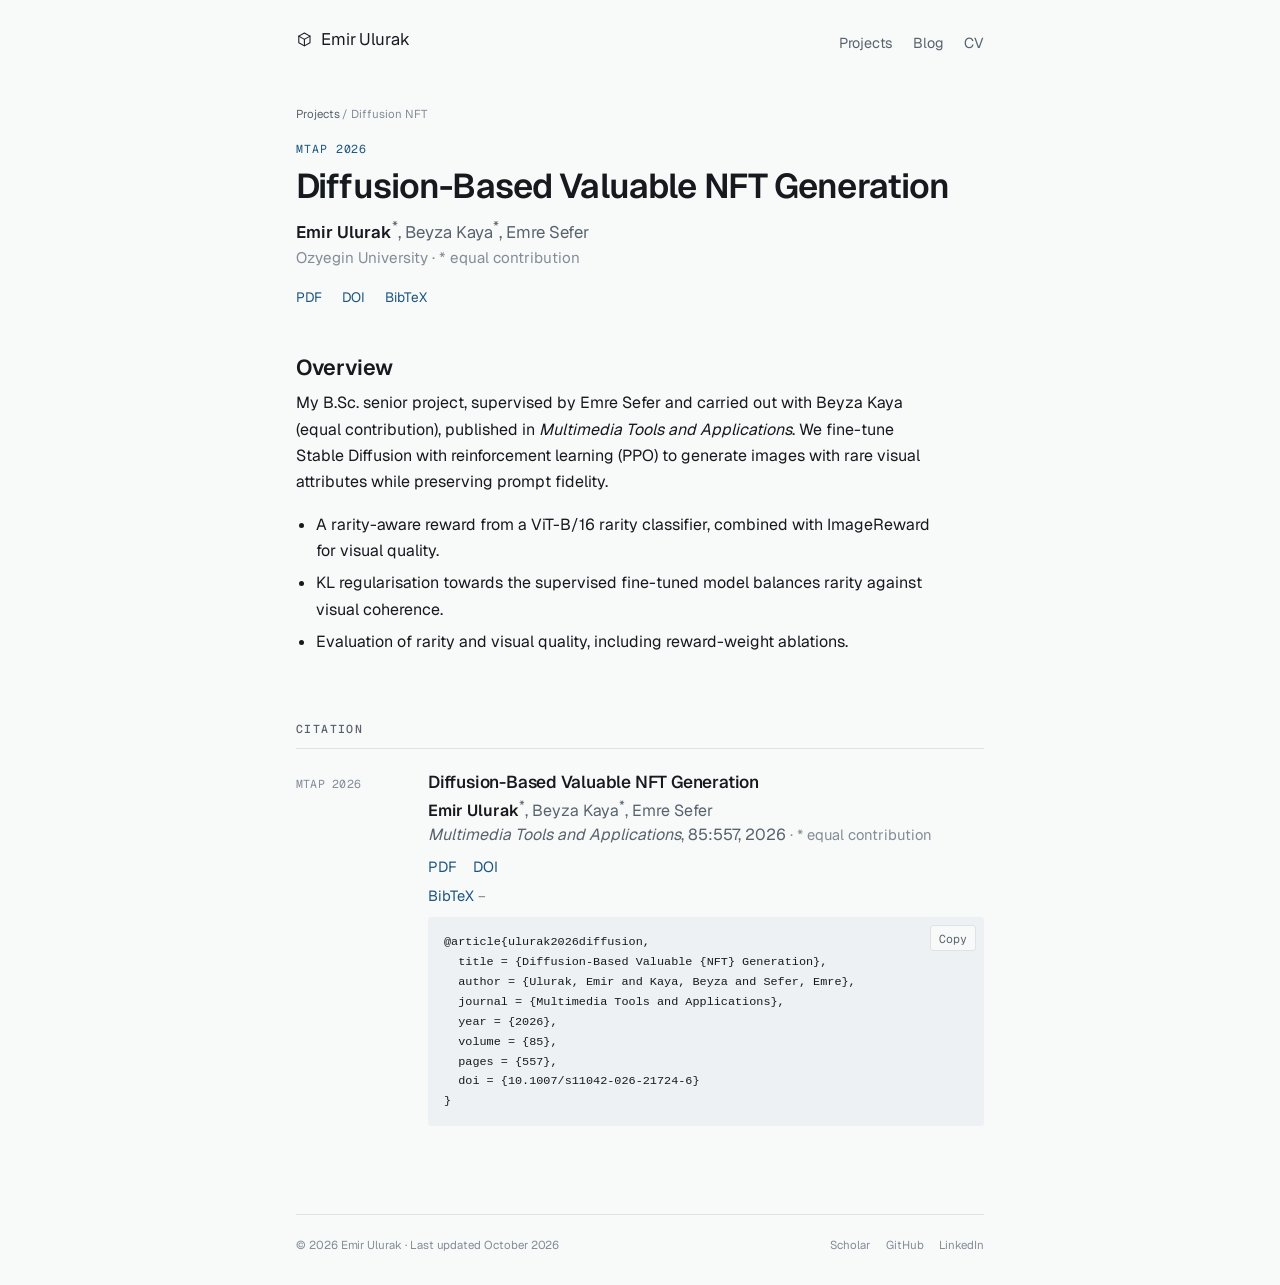
<file: projects/diffusion-nft/index.html>
<!doctype html>
<html lang="en">
<head>
<meta charset="utf-8">
<title>Diffusion NFT · Emir Ulurak</title>
<meta name="viewport" content="width=device-width, initial-scale=1, viewport-fit=cover">
<meta name="claude:viewport-fit-sides" content="cover">
<meta name="description" content="Diffusion-Based Valuable NFT Generation (Multimedia Tools and Applications, 2026).">
<meta name="author" content="Emir Ulurak">
<meta name="color-scheme" content="light dark">
<link rel="icon" type="image/svg+xml" href="../../favicon.svg">
<link rel="preconnect" href="https://fonts.googleapis.com">
<link rel="preconnect" href="https://fonts.gstatic.com" crossorigin>
<link rel="stylesheet" href="https://fonts.googleapis.com/css2?family=Geist:wght@300..700&family=Geist+Mono:wght@400;500&display=swap">
<link rel="stylesheet" href="../../style.css">
</head>
<body>
<a class="skip" href="#main">Skip to content</a>
<div class="wrap">
<header class="site-head">
<a class="brand" href="../../index.html"><svg viewBox="0 0 24 24" aria-hidden="true" fill="none" stroke="currentColor" stroke-width="1.5" stroke-linejoin="round" stroke-linecap="round"><path d="M12 2.8 20 7.3v9.4L12 21.2l-8-4.5V7.3Z"/><path d="M4 7.3 12 12l8-4.7M12 12v9.2"/></svg><span>Emir Ulurak</span></a>
<nav class="site-nav" aria-label="Main"><a href="../../projects/index.html">Projects</a><a href="../../blog/index.html">Blog</a><a href="../../cv/index.html">CV</a></nav>
</header>
<main id="main">

<nav class="crumbs" aria-label="Breadcrumb"><a href="../../projects/index.html">Projects</a> / Diffusion NFT</nav>
<header class="paper-head">
<p class="venue-tag">MTAP 2026</p>
<h1>Diffusion-Based Valuable NFT Generation</h1>
<p class="authors"><span class="me">Emir Ulurak</span><sup>*</sup>, Beyza Kaya<sup>*</sup>, Emre Sefer</p>
<p class="aff">Ozyegin University &middot; * equal contribution</p>
<div class="links"><a href="https://link.springer.com/content/pdf/10.1007/s11042-026-21724-6.pdf">PDF</a><a href="https://doi.org/10.1007/s11042-026-21724-6">DOI</a><a href="#citation">BibTeX</a></div>
</header>

<article class="prose">
<h2 id="overview">Overview</h2>
<p>My B.Sc. senior project, supervised by Emre Sefer and carried out with Beyza Kaya (equal contribution), published in <em>Multimedia Tools and Applications</em>. We fine-tune Stable Diffusion with reinforcement learning (PPO) to generate images with rare visual attributes while preserving prompt fidelity.</p>
<ul>
<li>A rarity-aware reward from a ViT-B/16 rarity classifier, combined with ImageReward for visual quality.</li>
<li>KL regularisation towards the supervised fine-tuned model balances rarity against visual coherence.</li>
<li>Evaluation of rarity and visual quality, including reward-weight ablations.</li>
</ul>
</article>

<section class="section" id="citation" aria-labelledby="cite-h">
<div class="section-head"><h2 class="section-title" id="cite-h">Citation</h2></div>
<ul class="list">
<li class="entry">
<span class="label">MTAP 2026</span>
<div>
<h3 class="pub-title"><a href="../../projects/diffusion-nft/index.html">Diffusion-Based Valuable NFT Generation</a></h3>
<p class="authors"><span class="me">Emir Ulurak</span><sup>*</sup>, Beyza Kaya<sup>*</sup>, Emre Sefer</p>
<p class="venue"><em>Multimedia Tools and Applications</em>, 85:557, 2026 <span class="note">&middot; * equal contribution</span></p>
<div class="links"><a href="https://link.springer.com/content/pdf/10.1007/s11042-026-21724-6.pdf">PDF</a><a href="https://doi.org/10.1007/s11042-026-21724-6">DOI</a><details class="bib" open><summary>BibTeX</summary><div class="bibbox"><button type="button" class="copy" data-copy>Copy</button><pre><code>@article{ulurak2026diffusion,
  title = {Diffusion-Based Valuable {NFT} Generation},
  author = {Ulurak, Emir and Kaya, Beyza and Sefer, Emre},
  journal = {Multimedia Tools and Applications},
  year = {2026},
  volume = {85},
  pages = {557},
  doi = {10.1007/s11042-026-21724-6}
}</code></pre></div></details></div>
</div>
</li>
</ul>
</section>
</main>
<footer class="site-foot">
<span>&copy; 2026 Emir Ulurak &middot; Last updated October 2026</span>
<nav aria-label="Elsewhere"><a href="https://scholar.google.com/citations?user=AMzj9P8AAAAJ" rel="me noopener">Scholar</a><a href="https://github.com/imemmul" rel="me noopener">GitHub</a><a href="https://www.linkedin.com/in/emir-ulurak-141901272" rel="me noopener">LinkedIn</a></nav>
</footer>
</div>
<script>
for (const b of document.querySelectorAll('button[data-copy]')) {
  b.addEventListener('click', async () => {
    const code = b.parentElement.querySelector('code');
    const t = code ? code.textContent : '';
    try { await navigator.clipboard.writeText(t); b.textContent = 'Copied'; }
    catch (e) {
      const sel = window.getSelection(), rg = document.createRange();
      rg.selectNodeContents(code); sel.removeAllRanges(); sel.addRange(rg);
      b.textContent = 'Selected';
    }
    setTimeout(() => { b.textContent = 'Copy'; }, 1600);
  });
}
</script>
</body>
</html>
</file>
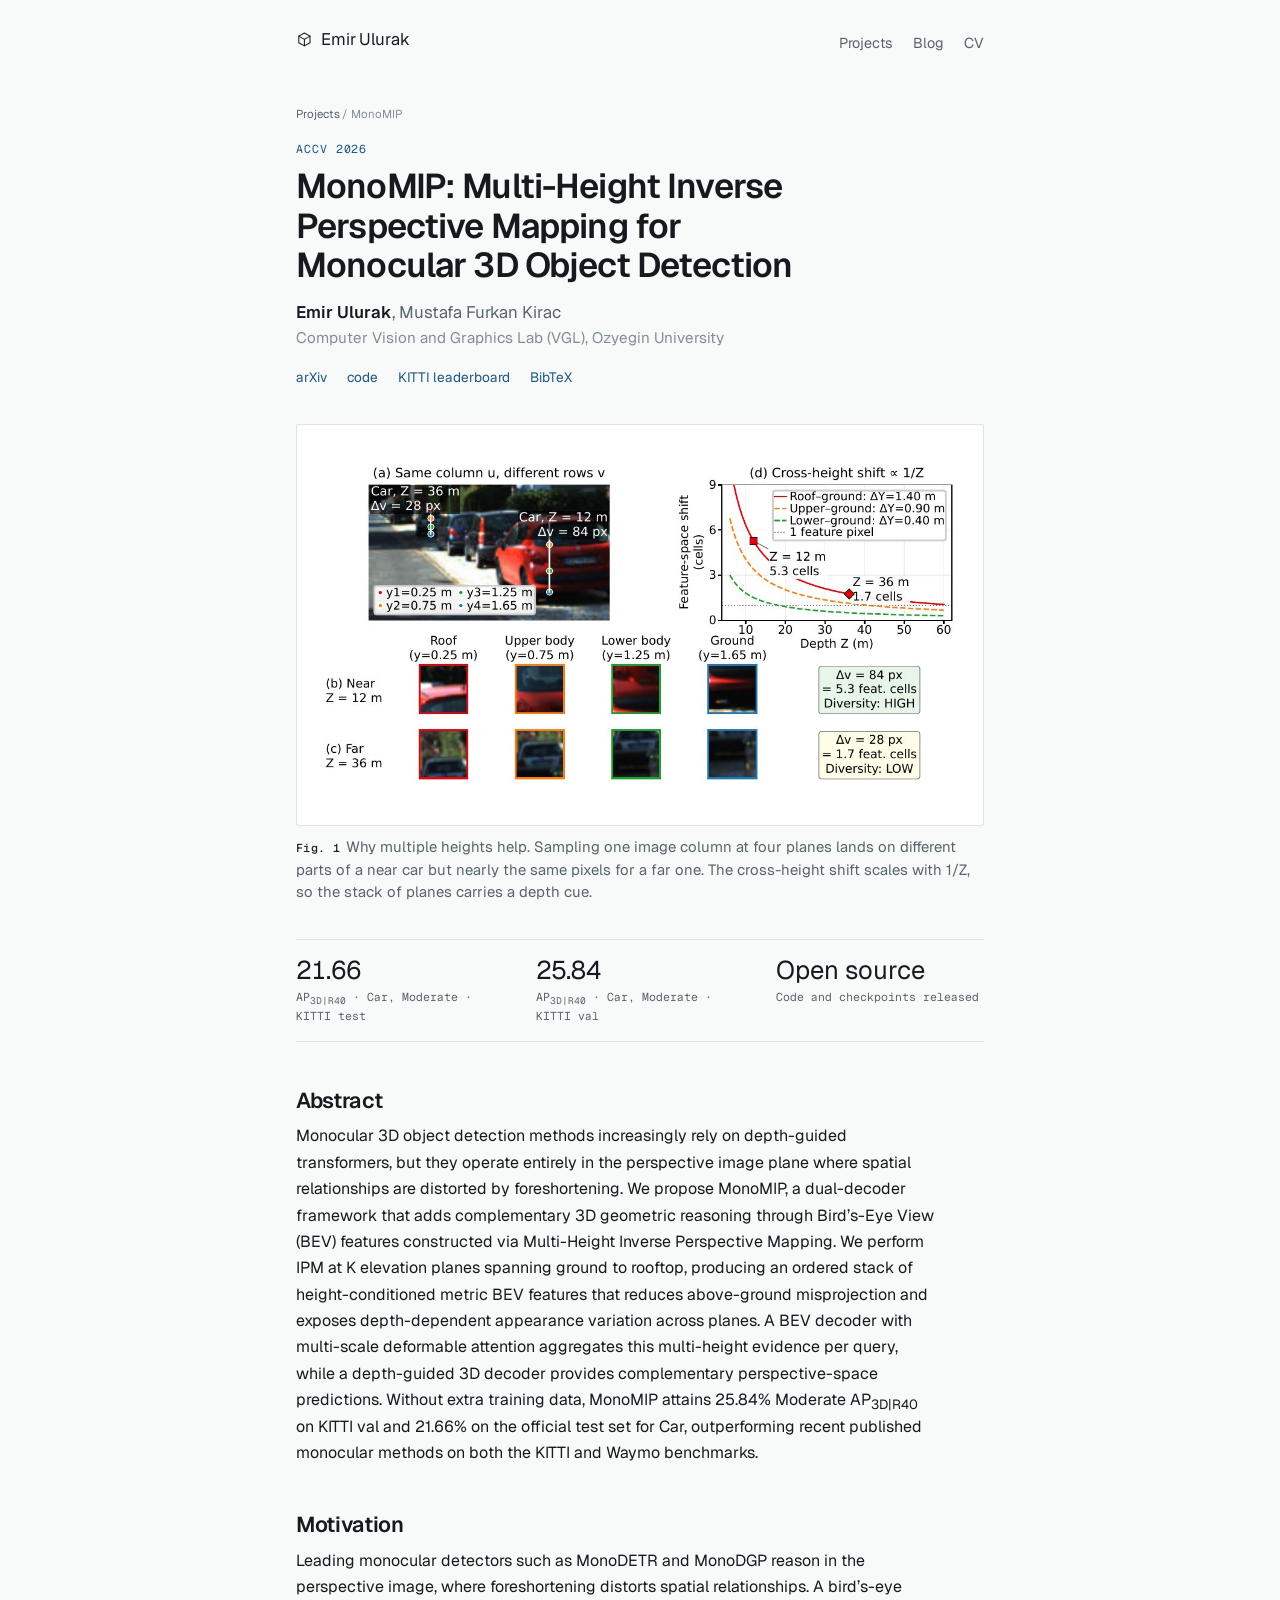
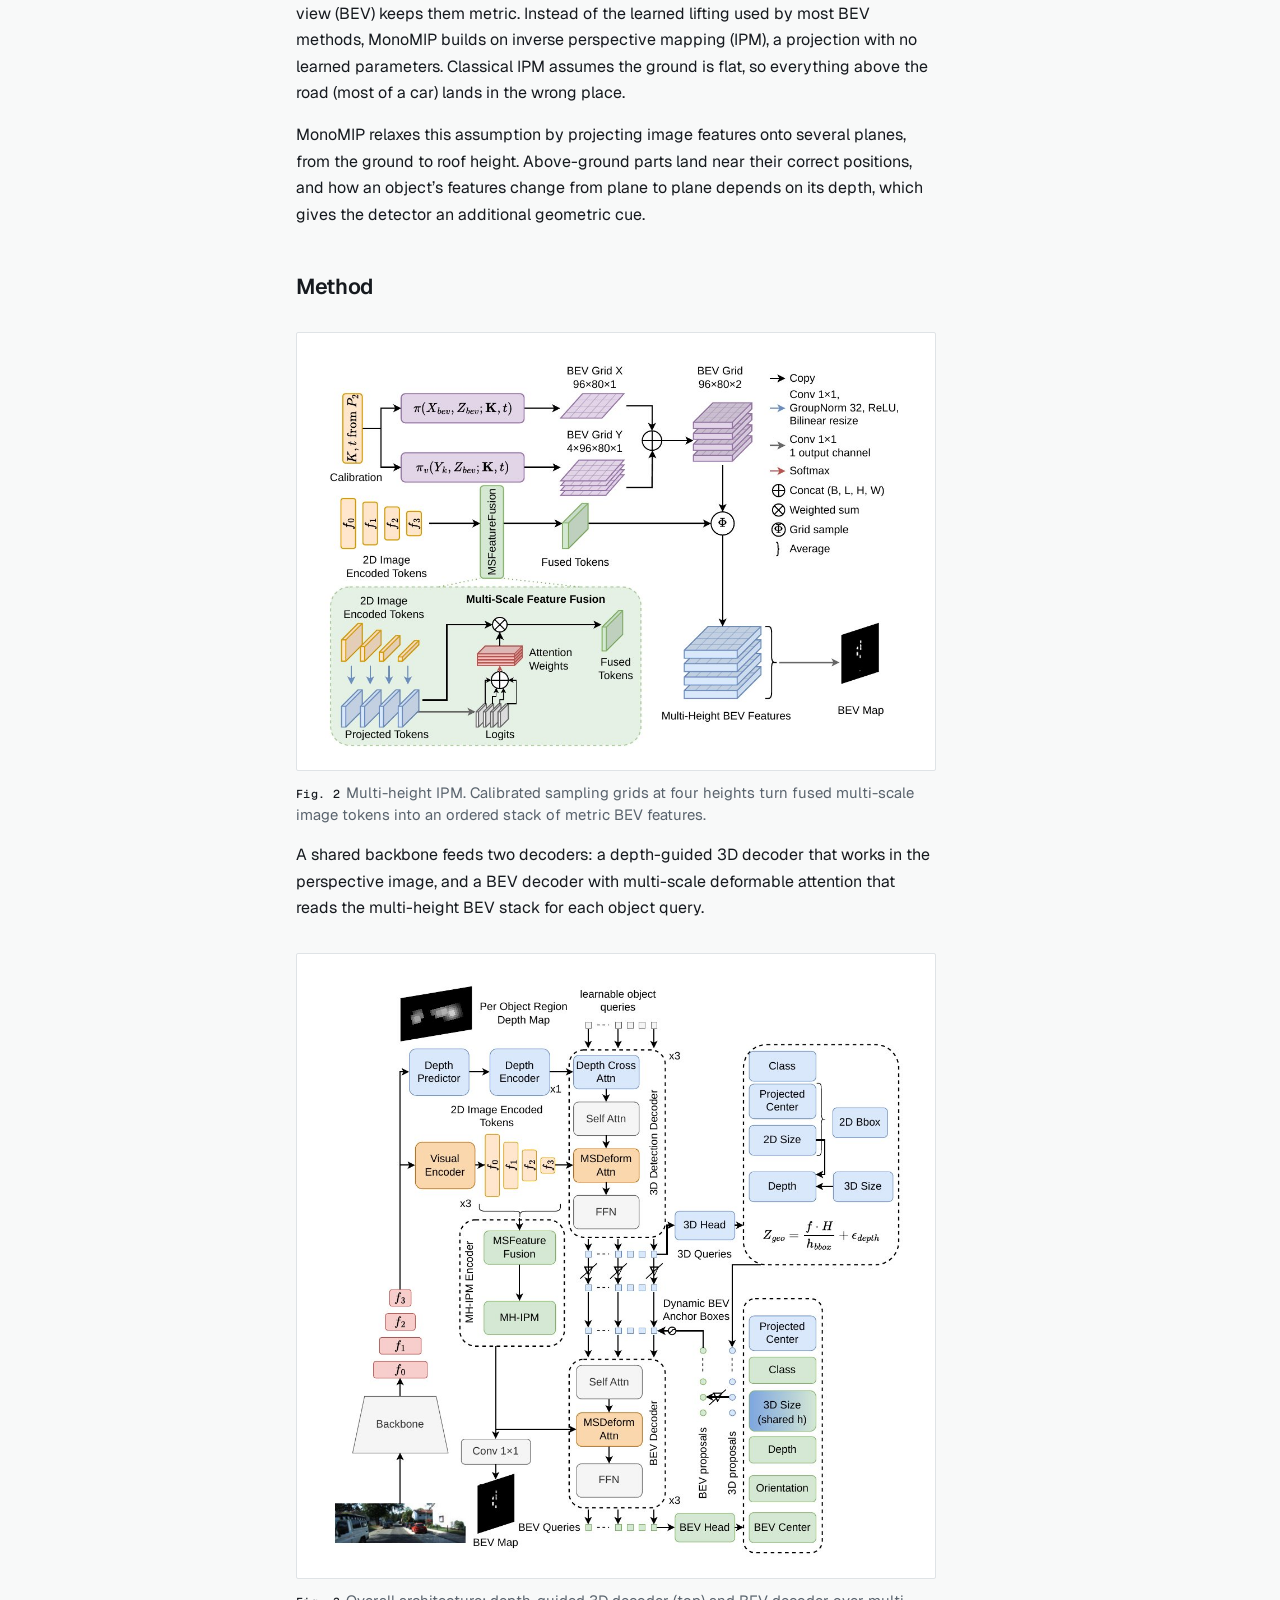
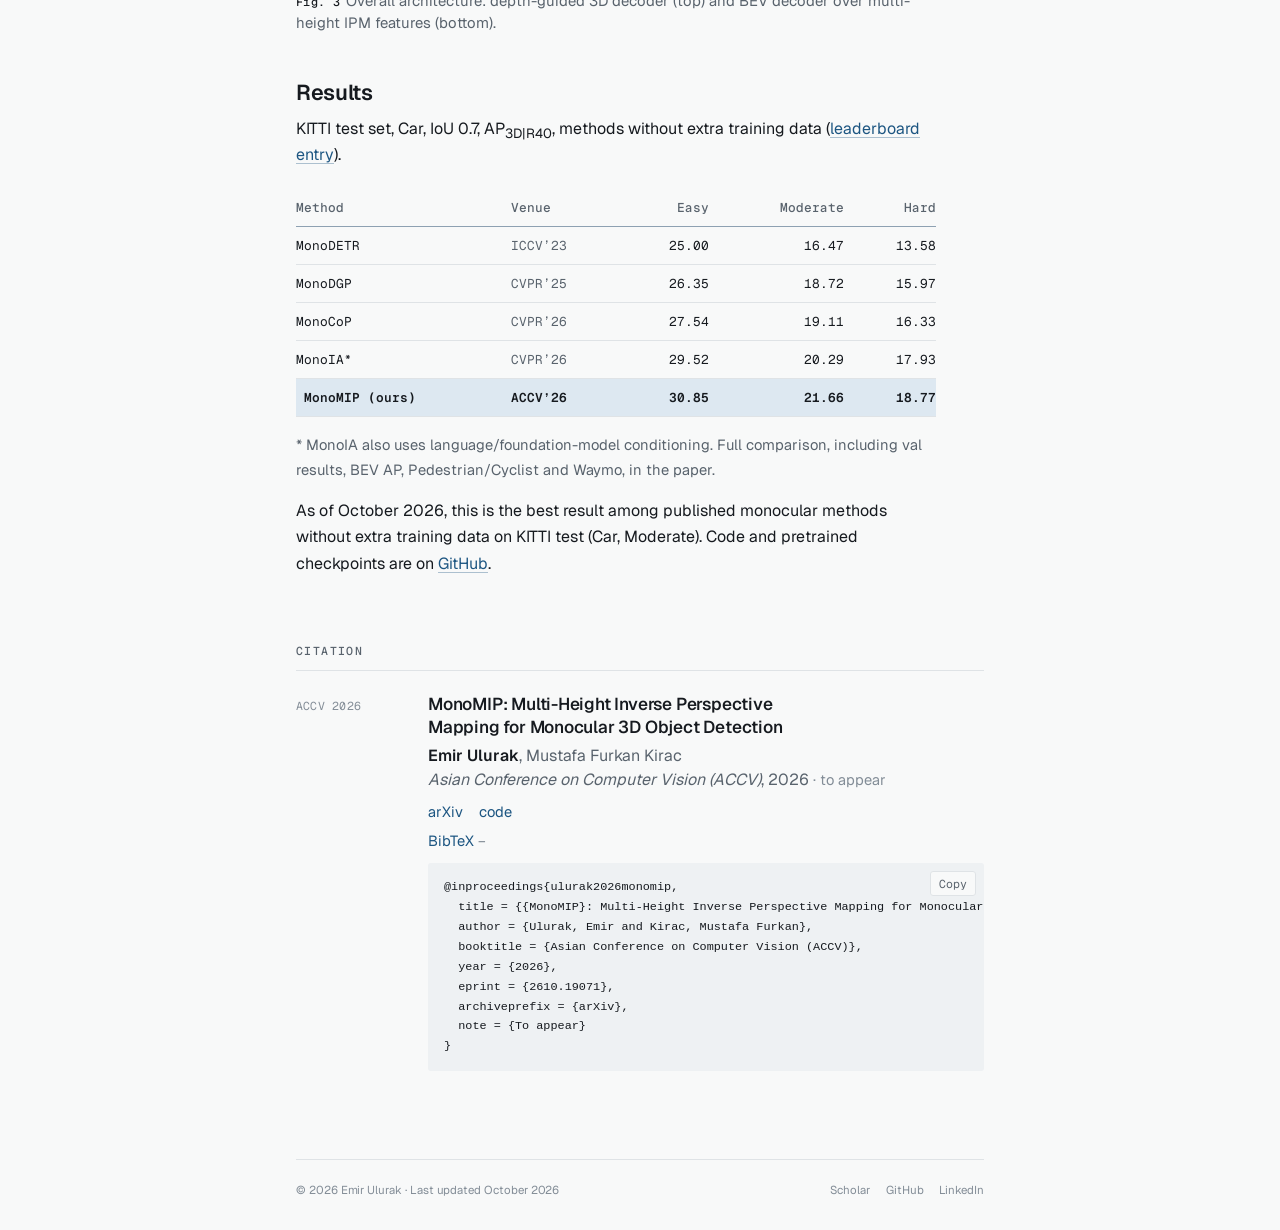
<file: projects/monomip/index.html>
<!doctype html>
<html lang="en">
<head>
<meta charset="utf-8">
<title>MonoMIP · Emir Ulurak</title>
<meta name="viewport" content="width=device-width, initial-scale=1, viewport-fit=cover">
<meta name="claude:viewport-fit-sides" content="cover">
<meta name="description" content="MonoMIP: Multi-Height Inverse Perspective Mapping for Monocular 3D Object Detection (ACCV 2026).">
<meta name="author" content="Emir Ulurak">
<meta name="color-scheme" content="light dark">
<link rel="icon" type="image/svg+xml" href="../../favicon.svg">
<link rel="preconnect" href="https://fonts.googleapis.com">
<link rel="preconnect" href="https://fonts.gstatic.com" crossorigin>
<link rel="stylesheet" href="https://fonts.googleapis.com/css2?family=Geist:wght@300..700&family=Geist+Mono:wght@400;500&display=swap">
<link rel="stylesheet" href="../../style.css">
</head>
<body>
<a class="skip" href="#main">Skip to content</a>
<div class="wrap">
<header class="site-head">
<a class="brand" href="../../index.html"><svg viewBox="0 0 24 24" aria-hidden="true" fill="none" stroke="currentColor" stroke-width="1.5" stroke-linejoin="round" stroke-linecap="round"><path d="M12 2.8 20 7.3v9.4L12 21.2l-8-4.5V7.3Z"/><path d="M4 7.3 12 12l8-4.7M12 12v9.2"/></svg><span>Emir Ulurak</span></a>
<nav class="site-nav" aria-label="Main"><a href="../../projects/index.html">Projects</a><a href="../../blog/index.html">Blog</a><a href="../../cv/index.html">CV</a></nav>
</header>
<main id="main">

<nav class="crumbs" aria-label="Breadcrumb"><a href="../../projects/index.html">Projects</a> / MonoMIP</nav>
<header class="paper-head">
<p class="venue-tag">ACCV 2026</p>
<h1>MonoMIP: Multi-Height Inverse Perspective Mapping for Monocular 3D Object Detection</h1>
<p class="authors"><span class="me">Emir Ulurak</span>, Mustafa Furkan Kirac</p>
<p class="aff">Computer Vision and Graphics Lab (VGL), Ozyegin University</p>
<div class="links"><a href="https://arxiv.org/abs/2610.19071">arXiv</a><a href="https://github.com/imemmul/MonoMIP">code</a><a href="https://www.cvlibs.net/datasets/kitti/eval_object_detail.php?&amp;result=c3993fdd297f9bbc95f22714468a643c378e8049">KITTI leaderboard</a><a href="#citation">BibTeX</a></div>
</header>

<figure class="fig">
<img src="../../images/projects/monomip/geometry.jpg" width="1103" height="629" alt="The same image column sampled at four heights: for a near car the samples land on different parts of the car, for a far car they nearly coincide; the cross-height shift falls with inverse depth.">
<figcaption><b>Fig. 1</b>Why multiple heights help. Sampling one image column at four planes lands on different parts of a near car but nearly the same pixels for a far one. The cross-height shift scales with 1/Z, so the stack of planes carries a depth cue.</figcaption>
</figure>

<ul class="numbers">
<li><span class="v">21.66</span><span class="l">AP<sub>3D|R40</sub> &middot; Car, Moderate &middot; KITTI test</span></li>
<li><span class="v">25.84</span><span class="l">AP<sub>3D|R40</sub> &middot; Car, Moderate &middot; KITTI val</span></li>
<li><span class="v">Open source</span><span class="l">Code and checkpoints released</span></li>
</ul>

<article class="prose">
<h2 id="abstract">Abstract</h2>
<p>Monocular 3D object detection methods increasingly rely on depth-guided transformers, but they operate entirely in the perspective image plane where spatial relationships are distorted by foreshortening. We propose MonoMIP, a dual-decoder framework that adds complementary 3D geometric reasoning through Bird&rsquo;s-Eye View (BEV) features constructed via Multi-Height Inverse Perspective Mapping. We perform IPM at K elevation planes spanning ground to rooftop, producing an ordered stack of height-conditioned metric BEV features that reduces above-ground misprojection and exposes depth-dependent appearance variation across planes. A BEV decoder with multi-scale deformable attention aggregates this multi-height evidence per query, while a depth-guided 3D decoder provides complementary perspective-space predictions. Without extra training data, MonoMIP attains 25.84% Moderate AP<sub>3D|R40</sub> on KITTI val and 21.66% on the official test set for Car, outperforming recent published monocular methods on both the KITTI and Waymo benchmarks.</p>

<h2 id="motivation">Motivation</h2>
<p>Leading monocular detectors such as MonoDETR and MonoDGP reason in the perspective image, where foreshortening distorts spatial relationships. A bird&rsquo;s-eye view (BEV) keeps them metric. Instead of the learned lifting used by most BEV methods, MonoMIP builds on inverse perspective mapping (IPM), a projection with no learned parameters. Classical IPM assumes the ground is flat, so everything above the road (most of a car) lands in the wrong place.</p>
<p>MonoMIP relaxes this assumption by projecting image features onto several planes, from the ground to roof height. Above-ground parts land near their correct positions, and how an object&rsquo;s features change from plane to plane depends on its depth, which gives the detector an additional geometric cue.</p>

<h2 id="method">Method</h2>
<figure class="fig">
<img src="../../images/projects/monomip/multiheight.jpg" width="1103" height="745" loading="lazy" alt="Multi-height IPM pipeline: calibration builds BEV sampling grids at four heights, fused multi-scale image tokens are grid-sampled into a stack of multi-height BEV features.">
<figcaption><b>Fig. 2</b>Multi-height IPM. Calibrated sampling grids at four heights turn fused multi-scale image tokens into an ordered stack of metric BEV features.</figcaption>
</figure>
<p>A shared backbone feeds two decoders: a depth-guided 3D decoder that works in the perspective image, and a BEV decoder with multi-scale deformable attention that reads the multi-height BEV stack for each object query.</p>
<figure class="fig">
<img src="../../images/projects/monomip/method.jpg" width="1103" height="1078" loading="lazy" alt="Overall MonoMIP architecture with a depth-guided 3D detection decoder and a BEV decoder over multi-height IPM features.">
<figcaption><b>Fig. 3</b>Overall architecture: depth-guided 3D decoder (top) and BEV decoder over multi-height IPM features (bottom).</figcaption>
</figure>

<h2 id="results">Results</h2>
<p>KITTI test set, Car, IoU 0.7, AP<sub>3D|R40</sub>, methods without extra training data (<a href="https://www.cvlibs.net/datasets/kitti/eval_object_detail.php?&amp;result=c3993fdd297f9bbc95f22714468a643c378e8049">leaderboard entry</a>).</p>
<div class="table-wrap">
<table>
<thead><tr><th scope="col">Method</th><th scope="col">Venue</th><th scope="col">Easy</th><th scope="col">Moderate</th><th scope="col">Hard</th></tr></thead>
<tbody>
<tr><td>MonoDETR</td><td class="dim">ICCV&rsquo;23</td><td>25.00</td><td>16.47</td><td>13.58</td></tr>
<tr><td>MonoDGP</td><td class="dim">CVPR&rsquo;25</td><td>26.35</td><td>18.72</td><td>15.97</td></tr>
<tr><td>MonoCoP</td><td class="dim">CVPR&rsquo;26</td><td>27.54</td><td>19.11</td><td>16.33</td></tr>
<tr><td>MonoIA*</td><td class="dim">CVPR&rsquo;26</td><td>29.52</td><td>20.29</td><td>17.93</td></tr>
<tr class="ours"><td>MonoMIP (ours)</td><td>ACCV&rsquo;26</td><td>30.85</td><td>21.66</td><td>18.77</td></tr>
</tbody>
</table>
</div>
<p class="small">* MonoIA also uses language/foundation-model conditioning. Full comparison, including val results, BEV AP, Pedestrian/Cyclist and Waymo, in the paper.</p>
<p>As of October 2026, this is the best result among published monocular methods without extra training data on KITTI test (Car, Moderate). Code and pretrained checkpoints are on <a href="https://github.com/imemmul/MonoMIP">GitHub</a>.</p>
</article>

<section class="section" id="citation" aria-labelledby="cite-h">
<div class="section-head"><h2 class="section-title" id="cite-h">Citation</h2></div>
<ul class="list">
<li class="entry">
<span class="label">ACCV 2026</span>
<div>
<h3 class="pub-title"><a href="../../projects/monomip/index.html">MonoMIP: Multi-Height Inverse Perspective Mapping for Monocular 3D Object Detection</a></h3>
<p class="authors"><span class="me">Emir Ulurak</span>, Mustafa Furkan Kirac</p>
<p class="venue"><em>Asian Conference on Computer Vision (ACCV)</em>, 2026 <span class="note">&middot; to appear</span></p>
<div class="links"><a href="https://arxiv.org/abs/2610.19071">arXiv</a><a href="https://github.com/imemmul/MonoMIP">code</a><details class="bib" open><summary>BibTeX</summary><div class="bibbox"><button type="button" class="copy" data-copy>Copy</button><pre><code>@inproceedings{ulurak2026monomip,
  title = {{MonoMIP}: Multi-Height Inverse Perspective Mapping for Monocular {3D} Object Detection},
  author = {Ulurak, Emir and Kirac, Mustafa Furkan},
  booktitle = {Asian Conference on Computer Vision (ACCV)},
  year = {2026},
  eprint = {2610.19071},
  archiveprefix = {arXiv},
  note = {To appear}
}</code></pre></div></details></div>
</div>
</li>
</ul>
</section>
</main>
<footer class="site-foot">
<span>&copy; 2026 Emir Ulurak &middot; Last updated October 2026</span>
<nav aria-label="Elsewhere"><a href="https://scholar.google.com/citations?user=AMzj9P8AAAAJ" rel="me noopener">Scholar</a><a href="https://github.com/imemmul" rel="me noopener">GitHub</a><a href="https://www.linkedin.com/in/emir-ulurak-141901272" rel="me noopener">LinkedIn</a></nav>
</footer>
</div>
<script>
for (const b of document.querySelectorAll('button[data-copy]')) {
  b.addEventListener('click', async () => {
    const code = b.parentElement.querySelector('code');
    const t = code ? code.textContent : '';
    try { await navigator.clipboard.writeText(t); b.textContent = 'Copied'; }
    catch (e) {
      const sel = window.getSelection(), rg = document.createRange();
      rg.selectNodeContents(code); sel.removeAllRanges(); sel.addRange(rg);
      b.textContent = 'Selected';
    }
    setTimeout(() => { b.textContent = 'Copy'; }, 1600);
  });
}
</script>
</body>
</html>
</file>
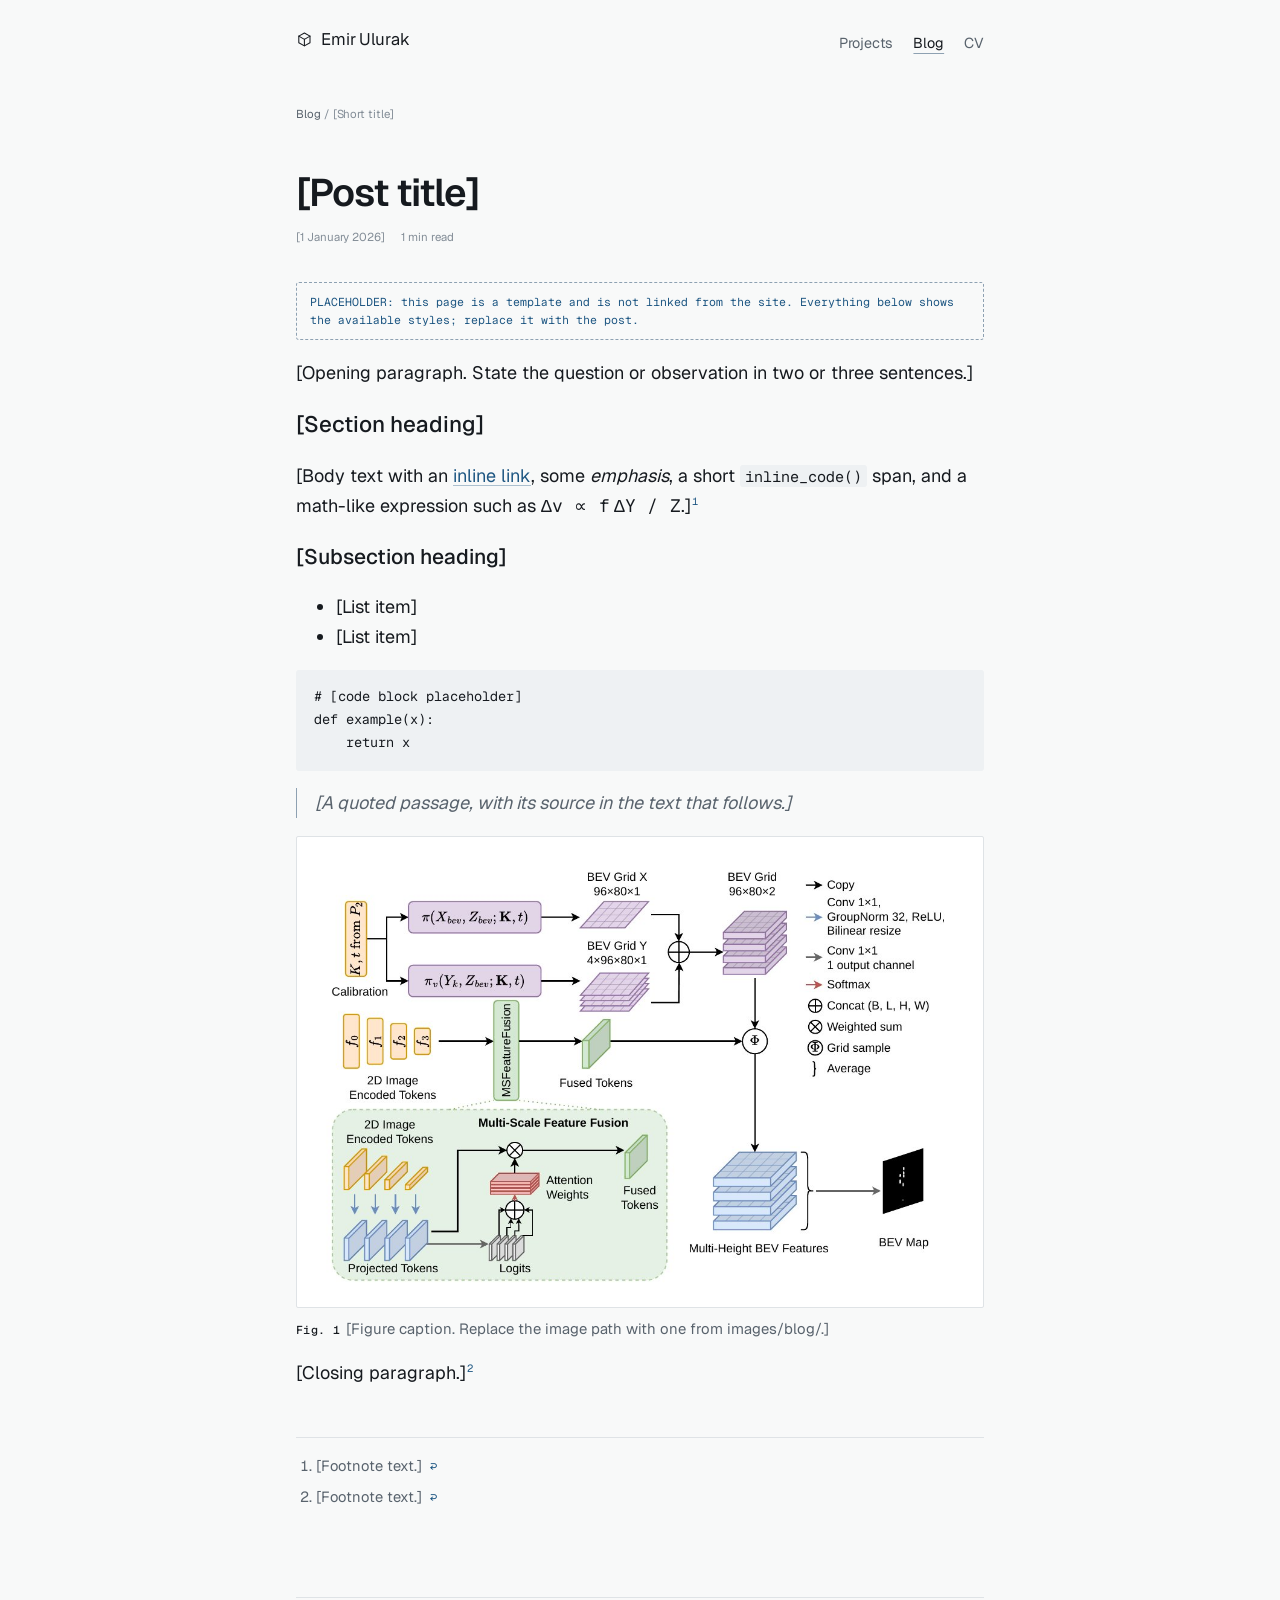
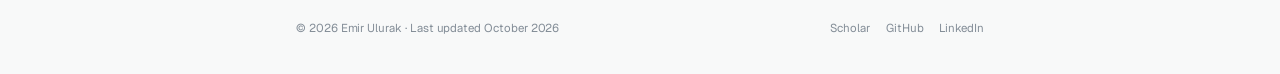
<file: blog/_template.html>
<!doctype html>
<html lang="en">
<head>
<meta charset="utf-8">
<title>[Post title] · Emir Ulurak</title>
<meta name="viewport" content="width=device-width, initial-scale=1, viewport-fit=cover">
<meta name="claude:viewport-fit-sides" content="cover">
<meta name="description" content="[One-sentence summary of the post.]">
<meta name="author" content="Emir Ulurak">
<meta name="color-scheme" content="light dark">
<link rel="icon" type="image/svg+xml" href="../favicon.svg">
<link rel="preconnect" href="https://fonts.googleapis.com">
<link rel="preconnect" href="https://fonts.gstatic.com" crossorigin>
<link rel="stylesheet" href="https://fonts.googleapis.com/css2?family=Geist:wght@300..700&family=Geist+Mono:wght@400;500&display=swap">
<link rel="stylesheet" href="../style.css">
<meta name="robots" content="noindex">
</head>
<body>
<a class="skip" href="#main">Skip to content</a>
<div class="wrap">
<header class="site-head">
<a class="brand" href="../index.html"><svg viewBox="0 0 24 24" aria-hidden="true" fill="none" stroke="currentColor" stroke-width="1.5" stroke-linejoin="round" stroke-linecap="round"><path d="M12 2.8 20 7.3v9.4L12 21.2l-8-4.5V7.3Z"/><path d="M4 7.3 12 12l8-4.7M12 12v9.2"/></svg><span>Emir Ulurak</span></a>
<nav class="site-nav" aria-label="Main"><a href="../projects/index.html">Projects</a><a href="../blog/index.html" aria-current="page">Blog</a><a href="../cv/index.html">CV</a></nav>
</header>
<main id="main">

<!--
  POST TEMPLATE. Copy this file to blog/<short-slug>.html, then:
  1. Replace every [bracketed] placeholder, including <title> and the description meta.
  2. Set the <time datetime="YYYY-MM-DD"> value and the visible date.
  3. Delete the dashed placeholder note and any example blocks you do not need.
  4. Add an entry for the post to blog/index.html.
  The reading time is computed automatically from the text.
-->
<nav class="crumbs" aria-label="Breadcrumb"><a href="index.html">Blog</a> / [Short title]</nav>
<article>
<header class="post-head">
<h1>[Post title]</h1>
<p class="post-meta"><time datetime="2026-01-01">[1 January 2026]</time><span data-reading-time>[n] min read</span></p>
</header>

<div class="post">
<p class="placeholder-note">PLACEHOLDER: this page is a template and is not linked from the site. Everything below shows the available styles; replace it with the post.</p>

<p>[Opening paragraph. State the question or observation in two or three sentences.]</p>

<h2>[Section heading]</h2>
<p>[Body text with an <a href="index.html">inline link</a>, some <em>emphasis</em>, a short <code>inline_code()</code> span, and a math-like expression such as <span class="math">&Delta;v &prop; f&thinsp;&Delta;Y / Z</span>.]<sup class="fn-ref" id="fnref1"><a href="#fn1">1</a></sup></p>

<h3>[Subsection heading]</h3>
<ul>
<li>[List item]</li>
<li>[List item]</li>
</ul>

<pre><code># [code block placeholder]
def example(x):
    return x</code></pre>

<blockquote><p>[A quoted passage, with its source in the text that follows.]</p></blockquote>

<figure class="fig">
<img src="../images/projects/monomip/multiheight.jpg" width="1103" height="745" loading="lazy" alt="[Describe the figure]">
<figcaption><b>Fig. 1</b>[Figure caption. Replace the image path with one from images/blog/.]</figcaption>
</figure>

<p>[Closing paragraph.]<sup class="fn-ref" id="fnref2"><a href="#fn2">2</a></sup></p>

<section class="footnotes" aria-label="Footnotes">
<ol>
<li id="fn1">[Footnote text.] <a class="back" href="#fnref1" aria-label="Back to text">&#8617;</a></li>
<li id="fn2">[Footnote text.] <a class="back" href="#fnref2" aria-label="Back to text">&#8617;</a></li>
</ol>
</section>
</div>
</article>
</main>
<footer class="site-foot">
<span>&copy; 2026 Emir Ulurak &middot; Last updated October 2026</span>
<nav aria-label="Elsewhere"><a href="https://scholar.google.com/citations?user=AMzj9P8AAAAJ" rel="me noopener">Scholar</a><a href="https://github.com/imemmul" rel="me noopener">GitHub</a><a href="https://www.linkedin.com/in/emir-ulurak-141901272" rel="me noopener">LinkedIn</a></nav>
</footer>
</div>
<script>
// Fills in the reading-time line from the article's word count (~220 words per minute).
(function () {
  var el = document.querySelector('[data-reading-time]'), post = document.querySelector('.post');
  if (!el || !post) return;
  var words = (post.innerText || '').trim().split(/\s+/).length;
  el.textContent = Math.max(1, Math.round(words / 220)) + ' min read';
})();
</script>
</body>
</html>
</file>
<file: style.css>
/* Emir Ulurak — site stylesheet (plain CSS, no build step).
   Layout: one quiet text column (~42rem) with a narrow left margin column for
   dates and venues; a perspective ground-plane drawing (rows spaced by 1/Z)
   opens the home page and is the only ornament on the site. */

:root {
  --bg: #f8f9f9;
  --fg: #161a1f;
  --muted: #59636d;
  --faint: #838d97;
  --rule: #dfe3e6;
  --grid: #8ea1b2;
  --accent: #1d5682;
  --accent-soft: #dde8f1;
  --code-bg: #eef1f3;
  --mat: #ffffff;

  --serif: "Geist", "Inter", system-ui, -apple-system, "Segoe UI", sans-serif;
  --mono: "Geist Mono", ui-monospace, "SFMono-Regular", Menlo, Consolas, monospace;

  --measure: 43rem;
  --label: 6.75rem;
  --step--2: 0.72rem;
  --step--1: 0.8rem;
  --step-0: 1.0625rem;
  --step-1: 1.25rem;
  --step-2: 1.6rem;
  --step-3: clamp(2.35rem, 1.6rem + 3vw, 3.2rem);
}

@media (prefers-color-scheme: dark) {
  :root:not([data-theme="light"]) {
    --bg: #0f1215;
    --fg: #e2e5e8;
    --muted: #9aa4ad;
    --faint: #6f7a84;
    --rule: #252b31;
    --grid: #6a8299;
    --accent: #93bde3;
    --accent-soft: #1a2835;
    --code-bg: #171b20;
    --mat: #e8ebee;
    color-scheme: dark;
  }
}
:root[data-theme="dark"] {
  --bg: #0f1215;
  --fg: #e2e5e8;
  --muted: #9aa4ad;
  --faint: #6f7a84;
  --rule: #252b31;
  --grid: #6a8299;
  --accent: #93bde3;
  --accent-soft: #1a2835;
  --code-bg: #171b20;
  --mat: #e8ebee;
  color-scheme: dark;
}

/* ---------- base ---------- */
*, *::before, *::after { box-sizing: border-box; }
html { -webkit-text-size-adjust: 100%; }
body {
  margin: 0;
  background: var(--bg);
  color: var(--fg);
  font-family: var(--serif);
  font-size: var(--step-0);
  line-height: 1.6;
  font-optical-sizing: auto;
  text-rendering: optimizeLegibility;
  -webkit-font-smoothing: antialiased;
}
img { max-width: 100%; height: auto; display: block; }

a {
  color: var(--accent);
  text-decoration-line: underline;
  text-decoration-thickness: 1px;
  text-underline-offset: 0.18em;
  text-decoration-color: color-mix(in srgb, var(--accent) 35%, transparent);
}
a:hover { text-decoration-color: currentColor; }
:focus-visible { outline: 2px solid var(--accent); outline-offset: 2px; border-radius: 2px; }

h1, h2, h3 { text-wrap: balance; font-weight: 500; margin: 0; }
p { margin: 0; }
strong { font-weight: 600; }
sub, sup { line-height: 0; }

.skip {
  position: absolute; left: -999px; top: 0.5rem;
  background: var(--bg); color: var(--fg); padding: 0.4rem 0.7rem;
  font-family: var(--mono); font-size: var(--step--1);
}
.skip:focus { left: 1rem; z-index: 10; }

.wrap {
  max-width: calc(var(--measure) + 2.5rem);
  margin-inline: auto;
  padding-left: max(1.25rem, env(safe-area-inset-left, 0px));
  padding-right: max(1.25rem, env(safe-area-inset-right, 0px));
}

/* ---------- header / footer ---------- */
.site-head {
  display: flex; flex-wrap: wrap; align-items: baseline; justify-content: space-between;
  gap: 0.5rem 1.5rem;
  padding-block: 1.6rem 0;
}
.brand {
  display: inline-flex; align-items: center; gap: 0.5rem;
  color: var(--fg); text-decoration: none; font-size: 1.05rem; letter-spacing: 0.005em;
}
.brand svg { width: 1.05rem; height: auto; color: var(--fg); flex: none; }
.brand:hover { color: var(--accent); }
.site-nav { display: flex; flex-wrap: wrap; gap: 0.35rem 1.25rem; font-family: var(--mono); font-size: var(--step--1); }
.site-nav a { color: var(--muted); text-decoration: none; }
.site-nav a:hover { color: var(--fg); }
.site-nav a[aria-current="page"] { color: var(--fg); text-decoration: underline; text-decoration-color: var(--grid); text-underline-offset: 0.35em; }

.site-foot {
  margin-top: 5.5rem;
  padding-block: 1.25rem 2.5rem;
  border-top: 1px solid var(--rule);
  display: flex; flex-wrap: wrap; justify-content: space-between; gap: 0.5rem 1.5rem;
  font-family: var(--mono); font-size: var(--step--2); color: var(--faint);
}
.site-foot a { color: var(--faint); text-decoration: none; }
.site-foot a:hover { color: var(--fg); }
.site-foot nav { display: flex; gap: 1rem; flex-wrap: wrap; }

main { display: block; }

/* ---------- home ---------- */
.plane { margin-top: 2.25rem; color: var(--grid); }
.plane svg { width: 100%; height: auto; display: block; overflow: hidden; }
.plane .vp { fill: var(--accent); }
.plane .col { stroke: var(--accent); }
.plane .smp { fill: var(--bg); stroke: var(--accent); }

.intro { display: grid; margin-top: 3.25rem; }
/* Portrait sits to the right of the name; without it the name takes the full row. */
.intro:has(.portrait) {
  grid-template-columns: minmax(0, 1fr) 6.25rem;
  grid-template-areas: "name photo" "role photo";
  align-items: center;
  column-gap: 1.75rem; row-gap: 0;
}
.intro:has(.portrait) .name { grid-area: name; align-self: end; }
.intro:has(.portrait) .portrait { grid-area: photo; align-self: center; }
.intro:has(.portrait) .role { grid-area: role; }
.portrait { width: 6.25rem; max-width: 100%; aspect-ratio: 1 / 1; object-fit: cover; object-position: 50% 35%; border-radius: 50%; background: var(--code-bg); box-shadow: 0 0 0 1px var(--rule); }
@media (max-width: 520px) {
  .intro:has(.portrait) { grid-template-columns: minmax(0, 1fr) 4.5rem; grid-template-areas: "name photo" "role role"; column-gap: 1rem; }
  .portrait { width: 4.5rem; }
  .plane svg { height: 6.5rem; }
}
.name { font-size: var(--step-3); font-weight: 380; line-height: 1.02; letter-spacing: -0.018em; }
.role { margin-top: 0.85rem; font-family: var(--mono); font-size: var(--step--1); color: var(--muted); line-height: 1.55; }

.bio { text-wrap: pretty; margin-top: 2rem; display: grid; gap: 1rem; max-width: 40rem; font-size: 1.125rem; line-height: 1.62; }
.seeking { color: var(--fg); text-wrap: balance; }
.seeking strong {
  font-weight: 500;
  background: linear-gradient(transparent 60%, var(--accent-soft) 60%, var(--accent-soft) 92%, transparent 92%);
  box-decoration-break: clone; -webkit-box-decoration-break: clone;
}

.contact {
  margin: 1.75rem 0 0; padding: 0; list-style: none;
  display: flex; flex-wrap: wrap; gap: 0.4rem 1.4rem;
  font-family: var(--mono); font-size: var(--step--1);
}
.contact a { text-decoration: none; }
.contact a:hover { text-decoration: underline; }
.contact .email { color: var(--fg); user-select: all; }

/* ---------- sections ---------- */
.section { margin-top: 4rem; }
.section-head {
  display: flex; align-items: baseline; justify-content: space-between; gap: 1rem;
  padding-bottom: 0.6rem; margin-bottom: 1.4rem;
  border-bottom: 1px solid var(--rule);
}
.section-title {
  font-family: var(--mono); font-size: var(--step--2); font-weight: 500;
  letter-spacing: 0.12em; text-transform: uppercase; color: var(--muted);
}
.section-head a { font-family: var(--mono); font-size: var(--step--2); text-decoration: none; }
.section-head a:hover { text-decoration: underline; }

.list { list-style: none; margin: 0; padding: 0; display: grid; gap: 1.6rem; }
.list.tight { gap: 0.7rem; }
.entry {
  display: grid;
  grid-template-columns: var(--label) minmax(0, 1fr);
  column-gap: 1.5rem;
  align-items: baseline;
}
.entry > * { min-width: 0; }
.label {
  font-family: var(--mono); font-size: var(--step--2); color: var(--faint);
  letter-spacing: 0.02em; font-variant-numeric: tabular-nums; white-space: nowrap;
}
@media (max-width: 600px) {
  .entry { grid-template-columns: minmax(0, 1fr); row-gap: 0.15rem; }
}

/* ---------- publications ---------- */
.pub-title { font-size: var(--step-1); font-weight: 500; line-height: 1.32; letter-spacing: -0.003em; }
.pub-title a { color: var(--fg); text-decoration: none; }
.pub-title a:hover { color: var(--accent); }
.authors { margin-top: 0.3rem; color: var(--muted); font-size: 1rem; line-height: 1.5; }
.me { color: var(--fg); font-weight: 600; }
.venue { color: var(--muted); font-size: 1rem; line-height: 1.5; }
.venue em { font-style: italic; }
.note { color: var(--faint); font-size: 0.92rem; white-space: nowrap; }
.summary { margin-top: 0.45rem; font-size: 1rem; line-height: 1.55; }
.tags { margin-top: 0.45rem; font-family: var(--mono); font-size: var(--step--2); color: var(--faint); }

.links {
  margin-top: 0.55rem; display: flex; flex-wrap: wrap; gap: 0.25rem 1rem; align-items: baseline;
  font-family: var(--mono); font-size: var(--step--1);
}
.links a { text-decoration: none; }
.links a:hover { text-decoration: underline; }
.bib { flex-basis: 100%; min-width: 0; max-width: 100%; }
.bib summary {
  display: inline-block; cursor: pointer; list-style: none; color: var(--accent);
}
.bib summary::-webkit-details-marker { display: none; }
.bib summary::after { content: " +"; color: var(--faint); }
.bib[open] summary::after { content: " \2212"; }
.bib summary:hover { text-decoration: underline; }
/* when BibTeX sits inline with other links, keep it on the same row until opened */
.links .bib:not([open]) { flex-basis: auto; }
.bibbox { position: relative; margin-top: 0.6rem; }
.bibbox pre {
  margin: 0; padding: 0.9rem 1rem; padding-right: 4.5rem;
  background: var(--code-bg); border-radius: 3px;
  font-family: var(--mono); font-size: 0.74rem; line-height: 1.6; color: var(--fg);
  overflow-x: auto;
}
.copy {
  position: absolute; top: 0.5rem; right: 0.5rem;
  font: inherit; font-family: var(--mono); font-size: var(--step--2);
  color: var(--muted); background: var(--bg);
  border: 1px solid var(--rule); border-radius: 3px; padding: 0.15rem 0.5rem; cursor: pointer;
}
.copy:hover { color: var(--fg); border-color: var(--grid); }

/* ---------- inner page heads ---------- */
.page-head { margin-top: 3.5rem; margin-bottom: 2.5rem; }
.page-title { font-size: var(--step-2); font-weight: 450; line-height: 1.15; letter-spacing: -0.01em; }
.page-sub { margin-top: 0.6rem; color: var(--muted); max-width: 36rem; }
.page-sub a { white-space: nowrap; }

.crumbs { font-family: var(--mono); font-size: var(--step--2); color: var(--faint); margin-top: 3rem; }
.crumbs a { color: var(--muted); text-decoration: none; }
.crumbs a:hover { color: var(--fg); }

.paper-head { margin-top: 1rem; }
.paper-head .venue-tag { font-family: var(--mono); font-size: var(--step--2); color: var(--accent); letter-spacing: 0.08em; text-transform: uppercase; }
.paper-head h1 { margin-top: 0.5rem; font-size: clamp(1.6rem, 1.2rem + 1.6vw, 2.15rem); font-weight: 450; line-height: 1.16; letter-spacing: -0.012em; }
.paper-head .authors { margin-top: 0.9rem; font-size: 1.05rem; }
.paper-head .aff { color: var(--faint); font-size: 0.95rem; }
.paper-head .links { margin-top: 1rem; font-size: 0.85rem; gap: 0.3rem 1.25rem; }

/* ---------- paper page body ---------- */
.fig { margin: 2.25rem 0 0; }
.fig img {
  width: 100%; background: var(--mat); padding: 0.6rem;
  border: 1px solid var(--rule); border-radius: 2px;
}
.fig figcaption { margin-top: 0.65rem; font-size: 0.93rem; line-height: 1.5; color: var(--muted); }
.fig figcaption b { font-family: var(--mono); font-size: var(--step--2); font-weight: 500; color: var(--fg); letter-spacing: 0.04em; margin-right: 0.35rem; }

.numbers {
  margin: 2.25rem 0 0; padding: 1rem 0; list-style: none;
  display: grid; grid-template-columns: repeat(auto-fit, minmax(11.5rem, 1fr)); gap: 1rem 2rem;
  border-top: 1px solid var(--rule); border-bottom: 1px solid var(--rule);
}
.numbers li { display: grid; gap: 0.15rem; align-content: start; }
.numbers .v { font-size: var(--step-2); line-height: 1.1; font-variant-numeric: tabular-nums lining-nums; }
.numbers .l { font-family: var(--mono); font-size: var(--step--2); color: var(--muted); }

.prose { max-width: 40rem; }
.prose > * + * { margin-top: 1rem; }
.prose h2 { margin-top: 2.75rem; font-size: 1.35rem; font-weight: 500; line-height: 1.3; }
.prose h3 { margin-top: 2rem; font-size: 1.1rem; font-weight: 600; line-height: 1.35; }
.prose h2 + *, .prose h3 + * { margin-top: 0.6rem; }
.prose ul, .prose ol { padding-left: 1.25rem; }
.prose li + li { margin-top: 0.35rem; }
.prose .fig { margin-top: 2rem; margin-bottom: 0.5rem; }
.prose .small { font-size: 0.92rem; color: var(--muted); }

.table-wrap { overflow-x: auto; margin-top: 1.25rem; }
table { width: 100%; border-collapse: collapse; font-family: var(--mono); font-size: 0.8rem; font-variant-numeric: tabular-nums; }
th, td { padding: 0.5rem 0.75rem; text-align: right; border-bottom: 1px solid var(--rule); white-space: nowrap; }
th:first-child, td:first-child, th:nth-child(2), td:nth-child(2) { text-align: left; }
th:first-child, td:first-child { padding-left: 0; }
td:last-child, th:last-child { padding-right: 0; }
thead th { font-weight: 500; color: var(--muted); border-bottom-color: var(--grid); }
tr.ours td { font-weight: 600; color: var(--fg); background: var(--accent-soft); }
tr.ours td:first-child { padding-left: 0.5rem; }
td.dim { color: var(--muted); }

/* ---------- writing ---------- */
.empty { color: var(--muted); font-style: italic; }
.blog:has(.posts li) .empty { display: none; }
.posts:not(:has(li)) { display: none; }

.post-head { margin-top: 3rem; margin-bottom: 2.25rem; }
.post-head h1 { font-size: clamp(1.75rem, 1.3rem + 1.8vw, 2.4rem); font-weight: 450; line-height: 1.14; letter-spacing: -0.014em; }
.post-meta { margin-top: 0.8rem; font-family: var(--mono); font-size: var(--step--2); color: var(--faint); display: flex; flex-wrap: wrap; gap: 0.25rem 1rem; }
.post { font-size: 1.125rem; line-height: 1.68; }
.post > * + * { margin-top: 1.1rem; }
.post h2 { font-size: 1.4rem; }
.post code {
  font-family: var(--mono); font-size: 0.84em; background: var(--code-bg);
  padding: 0.1em 0.32em; border-radius: 3px; overflow-wrap: anywhere;
}
.post pre {
  background: var(--code-bg); border-radius: 3px; padding: 1rem 1.1rem;
  overflow-x: auto; font-size: 0.85rem; line-height: 1.6;
}
.post pre code { background: none; padding: 0; font-size: inherit; overflow-wrap: normal; }
.math { font-family: var(--serif); font-style: italic; white-space: nowrap; letter-spacing: 0.01em; }
.math .up { font-style: normal; }
.post blockquote {
  margin-left: 0; margin-right: 0; padding-left: 1.1rem;
  border-left: 1px solid var(--grid); color: var(--muted); font-style: italic;
}
.post hr { border: 0; border-top: 1px solid var(--rule); margin-block: 2.5rem; }
.fn-ref a { font-family: var(--mono); font-size: 0.7em; text-decoration: none; padding-left: 0.1em; }
.footnotes { margin-top: 3rem; padding-top: 1rem; border-top: 1px solid var(--rule); font-size: 0.92rem; color: var(--muted); }
.footnotes ol { padding-left: 1.25rem; margin: 0; display: grid; gap: 0.4rem; }
.footnotes .back { text-decoration: none; font-family: var(--mono); font-size: 0.8em; margin-left: 0.25rem; }
.placeholder-note {
  font-family: var(--mono); font-size: var(--step--2); color: var(--accent);
  border: 1px dashed var(--grid); padding: 0.6rem 0.8rem; border-radius: 3px; line-height: 1.6;
}

/* ---------- misc ---------- */
.lost { margin-top: 5rem; display: grid; gap: 0.75rem; }

@media (prefers-reduced-motion: reduce) {
  * { scroll-behavior: auto !important; transition: none !important; animation: none !important; }
}

/* ---------- CV ---------- */
.cv-head { display: flex; flex-wrap: wrap; align-items: baseline; justify-content: space-between; gap: .5rem 1.5rem; }
.cv-dl { margin: 0; font-family: var(--mono, ui-monospace, monospace); font-size: .85rem; color: var(--muted, inherit); }
.cv-pages { margin: 1.75rem 0 0; display: grid; gap: 1.25rem; }
.cv-pages img { display: block; width: 100%; height: auto; background: #fff; border: 1px solid var(--rule); border-radius: 2px; box-shadow: 0 1px 2px rgba(0,0,0,.04), 0 8px 24px rgba(0,0,0,.06); }

/* ---------- typography: Geist (sans) everywhere, Geist Mono only for dates and venues ---------- */
body { font-size: 1rem; line-height: 1.65; font-feature-settings: "ss01", "cv11"; -webkit-font-smoothing: antialiased; }
.site-nav, .role, .section-head a, .crumbs, .post-meta, .cv-dl, .site-foot, .brand { font-family: var(--serif); letter-spacing: -0.005em; }
.site-nav { font-size: 0.9rem; }
.role { font-size: 0.92rem; }
.name { font-weight: 600; letter-spacing: -0.035em; font-size: clamp(2.1rem, 1.5rem + 2.4vw, 2.75rem); }
.page-title, .paper-head h1, .post-head h1 { font-weight: 600; letter-spacing: -0.025em; }
.pub-title { font-weight: 550; letter-spacing: -0.012em; font-size: 1.08rem; }
.prose h2 { font-weight: 600; letter-spacing: -0.015em; }
.math { font-family: "Geist Mono", ui-monospace, monospace; font-style: normal; }
.contact, .links { font-family: var(--serif); font-size: 0.92rem; }

/* larger, clearer portrait */
.intro:has(.portrait) { grid-template-columns: minmax(0, 1fr) 8.75rem; }
.portrait { width: 8.75rem; object-position: 50% 30%; box-shadow: 0 0 0 1px var(--rule), 0 6px 20px -8px rgba(0,0,0,.25); }
@media (max-width: 520px) {
  .intro:has(.portrait) { grid-template-columns: minmax(0, 1fr) 5.75rem; }
  .portrait { width: 5.75rem; }
}
</file>
